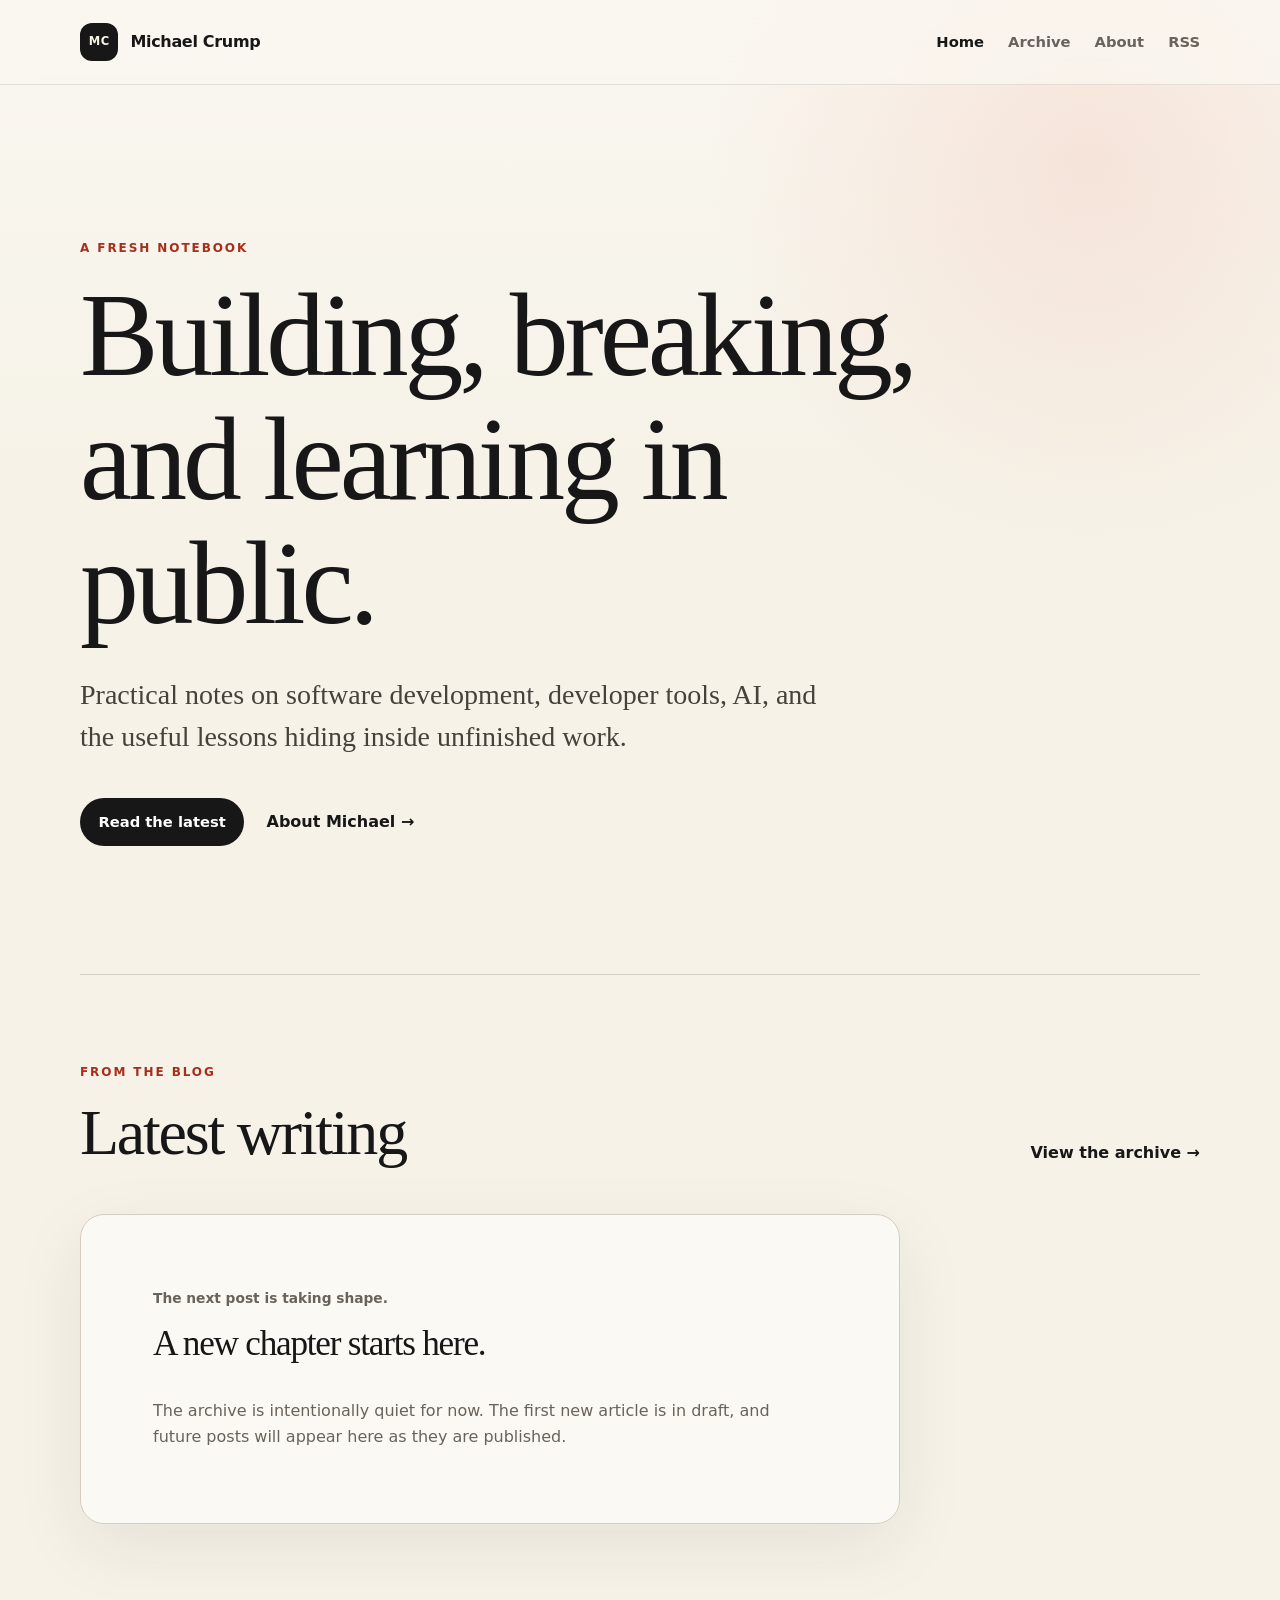
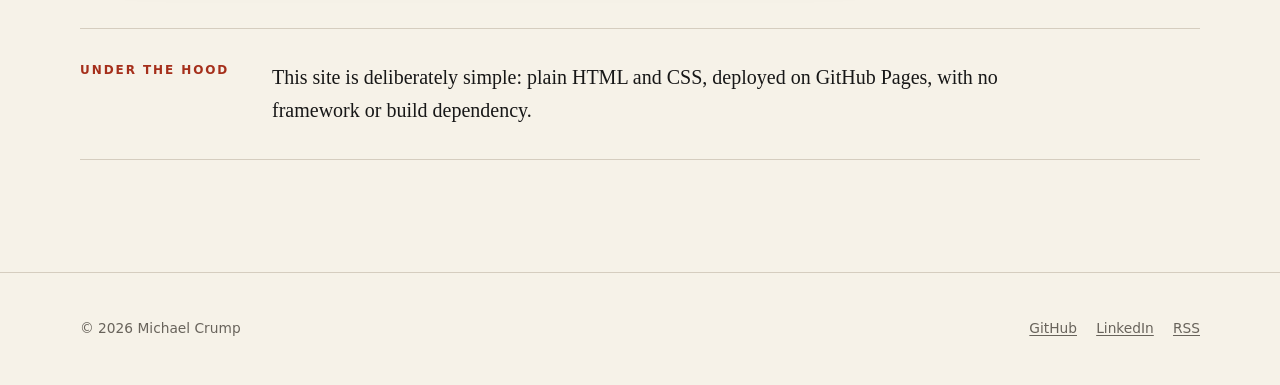
<file: index.html>
<!doctype html>
<html lang="en">
<head>
  <meta charset="utf-8">
  <meta name="viewport" content="width=device-width, initial-scale=1">
  <title>Michael Crump — Software, tools, and lessons learned</title>
  <meta name="description" content="Michael Crump writes about software development, developer tools, AI, and lessons learned while building things.">
  <link rel="canonical" href="https://www.michaelcrump.net/">
  <link rel="alternate" type="application/atom+xml" title="Michael Crump" href="feed.xml">
  <link rel="icon" href="assets/favicon.svg" type="image/svg+xml">
  <link rel="stylesheet" href="assets/css/site.css">
</head>
<body>
  <a class="skip-link" href="#content">Skip to content</a>
  <header class="site-header">
    <div class="shell header-inner">
      <a class="brand" href="./" aria-label="Michael Crump home"><span class="brand-mark" aria-hidden="true">MC</span><span>Michael Crump</span></a>
      <nav aria-label="Primary navigation">
        <a aria-current="page" href="./">Home</a>
        <a href="archive.html">Archive</a>
        <a href="about.html">About</a>
        <a href="feed.xml">RSS</a>
      </nav>
    </div>
  </header>

  <main id="content">
    <section class="hero shell">
      <p class="eyebrow">A fresh notebook</p>
      <h1>Building, breaking, and learning in public.</h1>
      <p class="hero-copy">Practical notes on software development, developer tools, AI, and the useful lessons hiding inside unfinished work.</p>
      <div class="hero-actions">
        <a class="button" href="#latest">Read the latest</a>
        <a class="text-link" href="about.html">About Michael <span aria-hidden="true">→</span></a>
      </div>
    </section>

    <section class="shell writing-section" id="latest" aria-labelledby="latest-title">
      <div class="section-heading">
        <div>
          <p class="eyebrow">From the blog</p>
          <h2 id="latest-title">Latest writing</h2>
        </div>
        <a class="text-link" href="archive.html">View the archive <span aria-hidden="true">→</span></a>
      </div>

      <div class="empty-state">
        <p class="empty-kicker">The next post is taking shape.</p>
        <h3>A new chapter starts here.</h3>
        <p>The archive is intentionally quiet for now. The first new article is in draft, and future posts will appear here as they are published.</p>
      </div>
    </section>

    <aside class="shell note-card" aria-label="Site note">
      <p class="eyebrow">Under the hood</p>
      <p>This site is deliberately simple: plain HTML and CSS, deployed on GitHub Pages, with no framework or build dependency.</p>
    </aside>
  </main>

  <footer class="site-footer">
    <div class="shell footer-inner">
      <p>© 2026 Michael Crump</p>
      <div class="footer-links">
        <a href="https://github.com/mbcrump">GitHub</a>
        <a href="https://www.linkedin.com/in/mbcrump">LinkedIn</a>
        <a href="feed.xml">RSS</a>
      </div>
    </div>
  </footer>
</body>
</html>
</file>
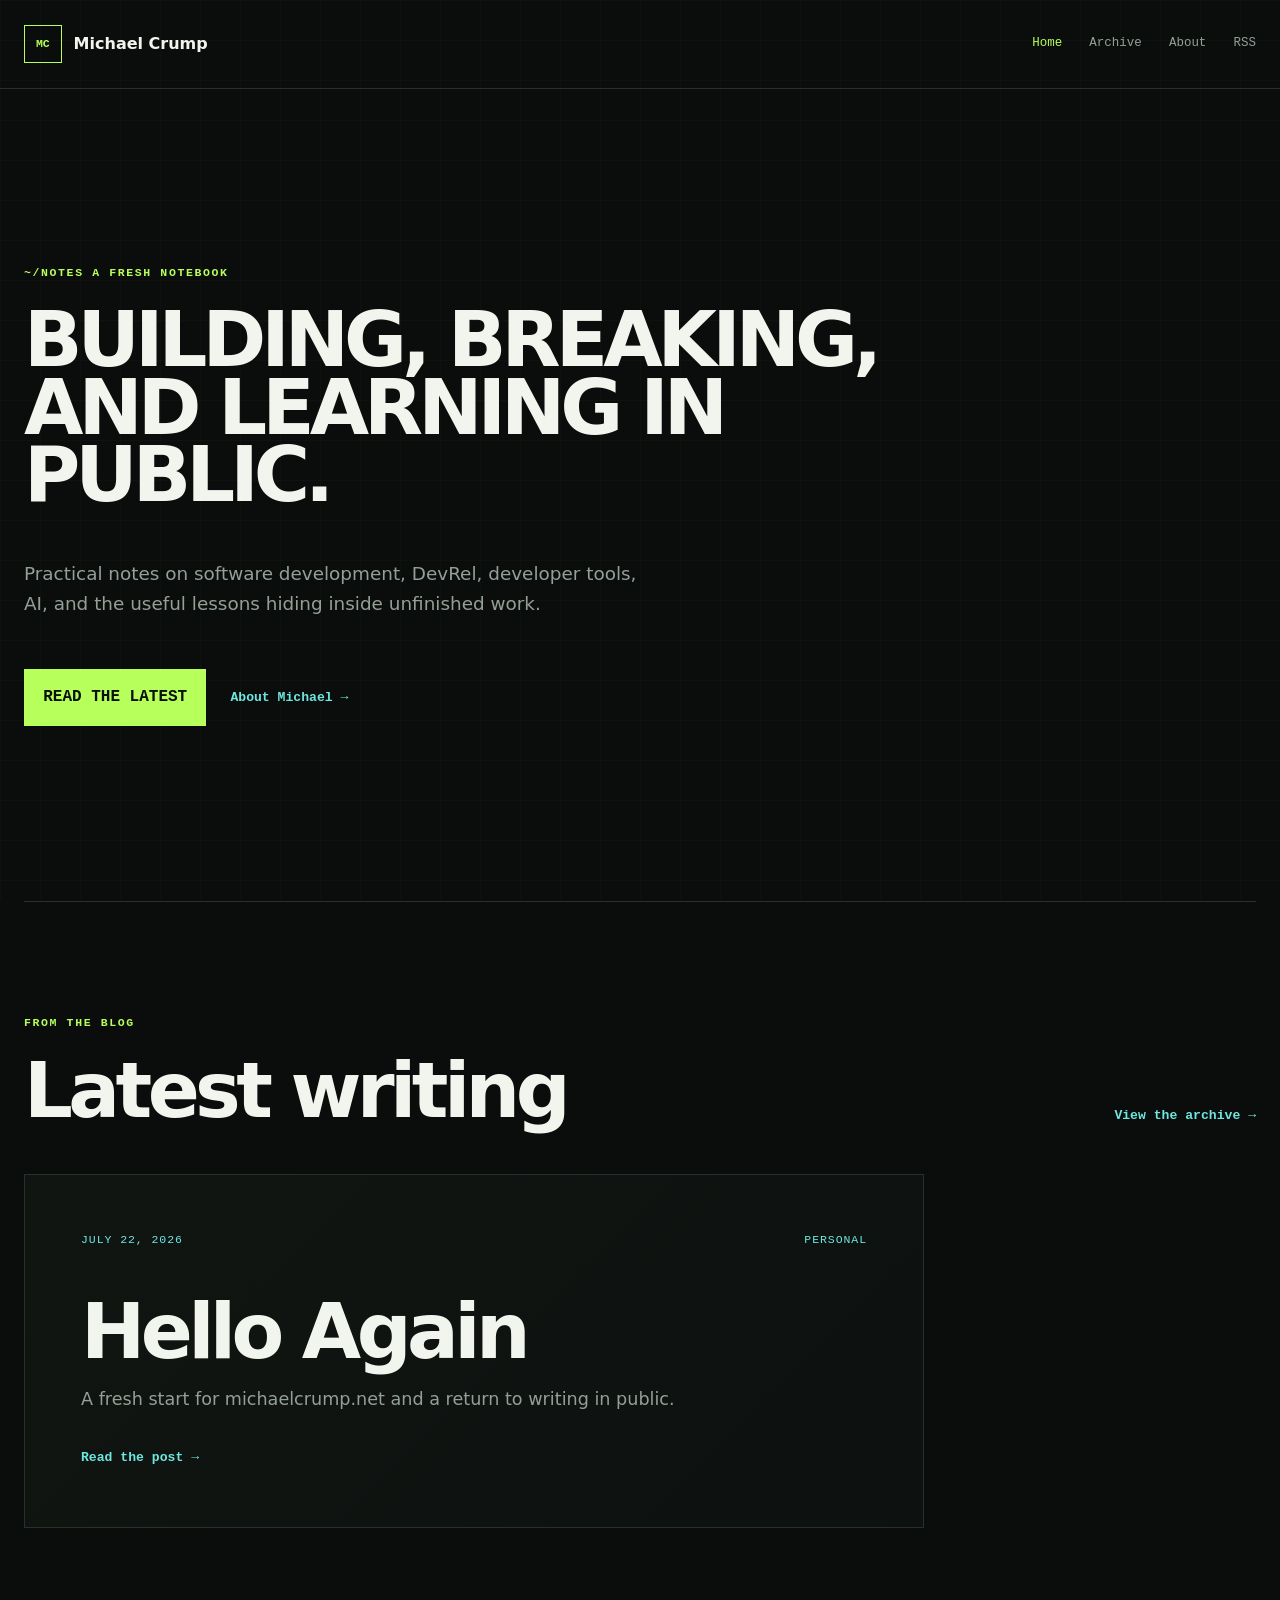
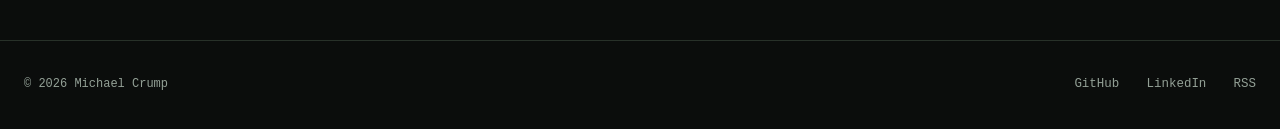
<file: public/index.html>
<!doctype html>
<html lang="en">
<head>
  <meta charset="utf-8">
  <meta name="viewport" content="width=device-width, initial-scale=1">
  <title>Michael Crump — Software, tools, and lessons learned</title>
  <meta name="description" content="Michael Crump writes about software development, Developer Relations, developer tools, AI, and lessons learned while building things.">
  <link rel="canonical" href="https://www.michaelcrump.net/">
  <link rel="alternate" type="application/atom+xml" title="Michael Crump" href="feed.xml">
  <link rel="icon" href="assets/favicon.svg?v=20260722-1" type="image/svg+xml">
  <link rel="stylesheet" href="assets/css/site.css?v=20260722-5">
  <script async src="https://www.googletagmanager.com/gtag/js?id=G-Z05L3LVJVZ"></script>
  <script>
    window.dataLayer = window.dataLayer || [];
    function gtag(){dataLayer.push(arguments);}
    gtag('js', new Date());
    gtag('config', 'G-Z05L3LVJVZ');
  </script>
</head>
<body>
  <a class="skip-link" href="#content">Skip to content</a>
  <header class="site-header">
    <div class="shell header-inner">
      <a class="brand" href="./" aria-label="Michael Crump home"><span class="brand-mark" aria-hidden="true">MC</span><span>Michael Crump</span></a>
      <nav aria-label="Primary navigation">
        <a aria-current="page" href="./">Home</a>
        <a href="archive.html">Archive</a>
        <a href="about.html">About</a>
        <a href="feed.xml">RSS</a>
      </nav>
    </div>
  </header>

  <main id="content">
    <section class="hero shell">
      <p class="eyebrow">A fresh notebook</p>
      <h1>Building, breaking, and learning in public.</h1>
      <p class="hero-copy">Practical notes on software development, DevRel, developer tools, AI, and the useful lessons hiding inside unfinished work.</p>
      <div class="hero-actions">
        <a class="button" href="#latest">Read the latest</a>
        <a class="text-link" href="about.html">About Michael <span aria-hidden="true">→</span></a>
      </div>
    </section>

    <section class="shell writing-section" id="latest" aria-labelledby="latest-title">
      <div class="section-heading">
        <div>
          <p class="eyebrow">From the blog</p>
          <h2 id="latest-title">Latest writing</h2>
        </div>
        <a class="text-link" href="archive.html">View the archive <span aria-hidden="true">→</span></a>
      </div>

      <div class="post-list">
        <article class="post-card">
          <div class="post-card-meta"><time datetime="2026-07-22">July 22, 2026</time><span>Personal</span></div>
          <h3><a href="posts/hello-again/">Hello Again</a></h3>
          <p>A fresh start for michaelcrump.net and a return to writing in public.</p>
          <a class="text-link" href="posts/hello-again/">Read the post <span aria-hidden="true">→</span></a>
        </article>
      </div>
    </section>

  </main>

  <footer class="site-footer">
    <div class="shell footer-inner">
      <p>© 2026 Michael Crump</p>
      <div class="footer-links">
        <a href="https://github.com/mbcrump">GitHub</a>
        <a href="https://www.linkedin.com/in/mbcrump">LinkedIn</a>
        <a href="feed.xml">RSS</a>
      </div>
    </div>
  </footer>
</body>
</html>
</file>
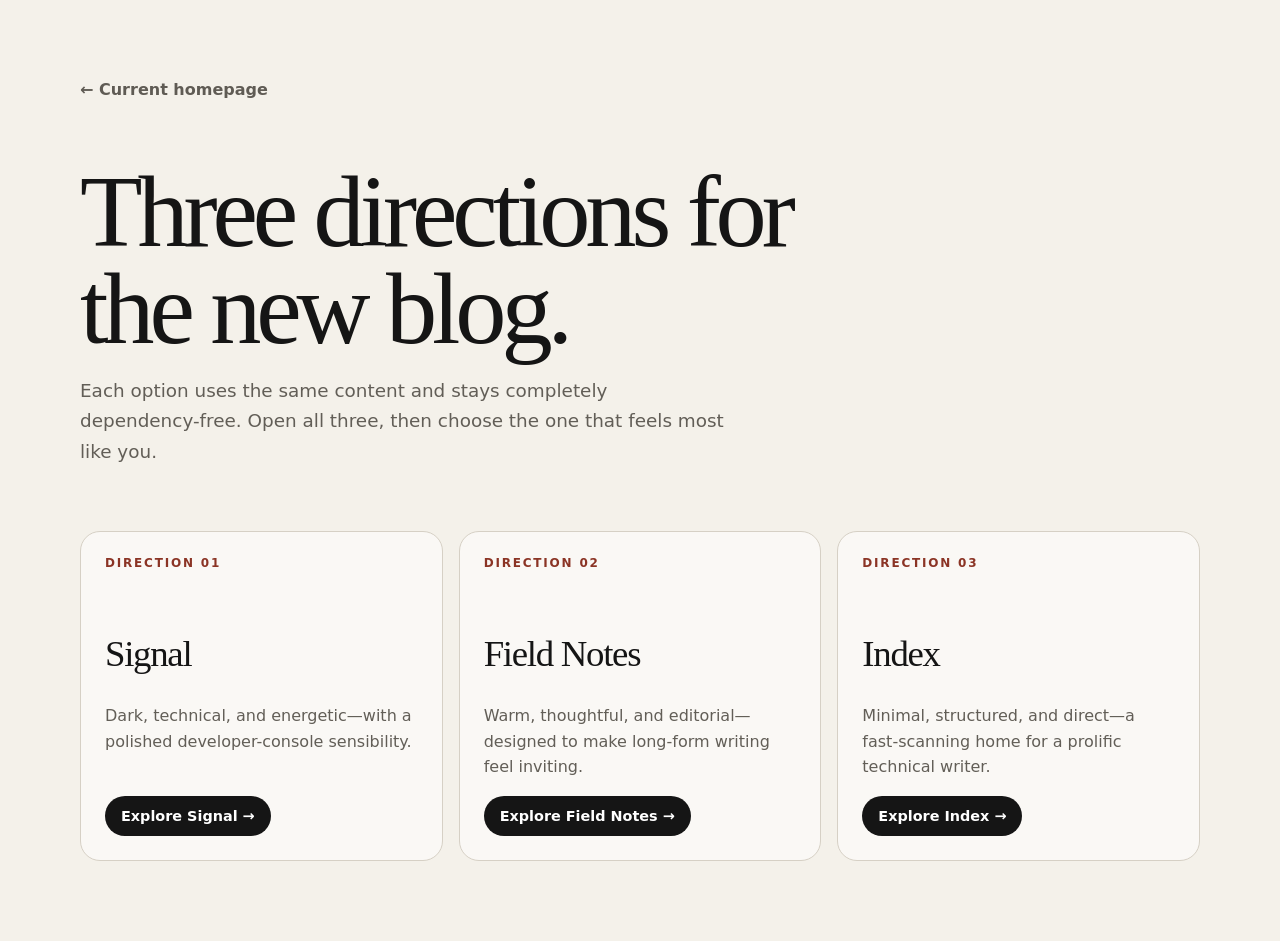
<file: public/designs/index.html>
<!doctype html>
<html lang="en">
<head>
  <meta charset="utf-8">
  <meta name="viewport" content="width=device-width, initial-scale=1">
  <meta name="robots" content="noindex, nofollow">
  <title>Choose a direction — Michael Crump</title>
  <style>
    * { box-sizing: border-box; }
    body { margin: 0; color: #151515; background: #f4f1ea; font-family: ui-sans-serif, system-ui, sans-serif; }
    main { width: min(1120px, calc(100% - 2rem)); margin: auto; padding: 5rem 0; }
    .back { color: #5f5b54; font-weight: 700; text-decoration: none; }
    h1 { max-width: 780px; margin: 4rem 0 1rem; font-family: Georgia, serif; font-size: clamp(3rem, 8vw, 6.5rem); font-weight: 500; letter-spacing: -.05em; line-height: .95; }
    .intro { max-width: 650px; margin-bottom: 4rem; color: #625e57; font-size: 1.15rem; line-height: 1.65; }
    .grid { display: grid; grid-template-columns: repeat(3, 1fr); gap: 1rem; }
    article { display: flex; min-height: 330px; padding: 1.5rem; border: 1px solid #d6d0c5; border-radius: 1.25rem; flex-direction: column; background: rgba(255,255,255,.55); }
    .number { color: #8b3425; font-size: .75rem; font-weight: 800; letter-spacing: .15em; text-transform: uppercase; }
    h2 { margin: auto 0 .75rem; font-family: Georgia, serif; font-size: 2.3rem; font-weight: 500; letter-spacing: -.035em; }
    article p { min-height: 4.8rem; color: #625e57; line-height: 1.6; }
    .view { display: inline-flex; align-self: flex-start; padding: .75rem 1rem; border-radius: 99px; color: white; background: #151515; font-size: .9rem; font-weight: 750; text-decoration: none; }
    @media (max-width: 780px) { .grid { grid-template-columns: 1fr; } article { min-height: 270px; } }
  </style>
  <script async src="https://www.googletagmanager.com/gtag/js?id=G-Z05L3LVJVZ"></script>
  <script>
    window.dataLayer = window.dataLayer || [];
    function gtag(){dataLayer.push(arguments);}
    gtag('js', new Date());
    gtag('config', 'G-Z05L3LVJVZ');
  </script>
</head>
<body>
  <main>
    <a class="back" href="../">← Current homepage</a>
    <h1>Three directions for the new blog.</h1>
    <p class="intro">Each option uses the same content and stays completely dependency-free. Open all three, then choose the one that feels most like you.</p>
    <div class="grid">
      <article>
        <span class="number">Direction 01</span>
        <h2>Signal</h2>
        <p>Dark, technical, and energetic—with a polished developer-console sensibility.</p>
        <a class="view" href="signal/">Explore Signal →</a>
      </article>
      <article>
        <span class="number">Direction 02</span>
        <h2>Field Notes</h2>
        <p>Warm, thoughtful, and editorial—designed to make long-form writing feel inviting.</p>
        <a class="view" href="field-notes/">Explore Field Notes →</a>
      </article>
      <article>
        <span class="number">Direction 03</span>
        <h2>Index</h2>
        <p>Minimal, structured, and direct—a fast-scanning home for a prolific technical writer.</p>
        <a class="view" href="index-card/">Explore Index →</a>
      </article>
    </div>
  </main>
</body>
</html>
</file>
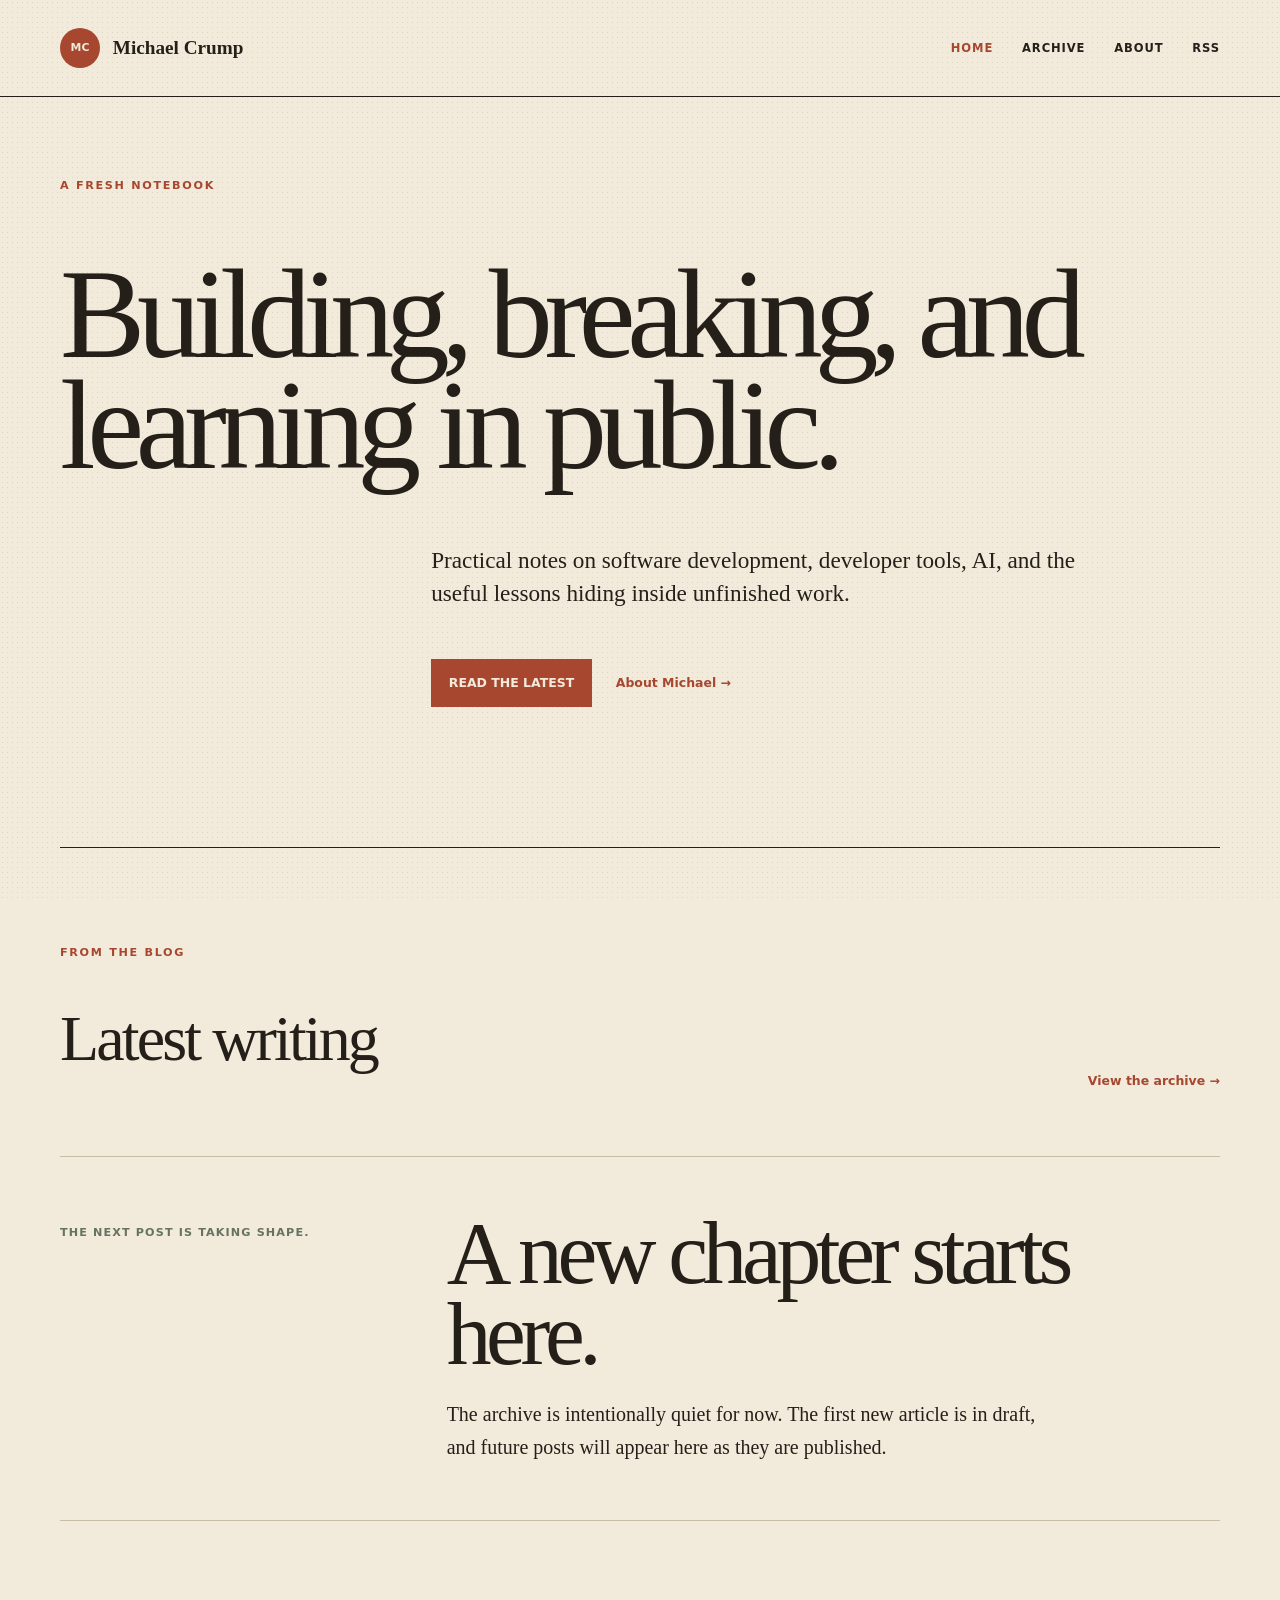
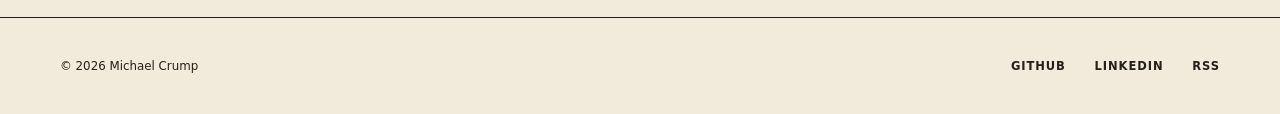
<file: public/designs/field-notes/index.html>
<!doctype html>
<html lang="en">
<head>
  <meta charset="utf-8">
  <meta name="viewport" content="width=device-width, initial-scale=1">
  <meta name="robots" content="noindex, nofollow">
  <title>Field Notes — Michael Crump design preview</title>
  <link rel="stylesheet" href="style.css?v=20260722-2">
  <script async src="https://www.googletagmanager.com/gtag/js?id=G-Z05L3LVJVZ"></script>
  <script>
    window.dataLayer = window.dataLayer || [];
    function gtag(){dataLayer.push(arguments);}
    gtag('js', new Date());
    gtag('config', 'G-Z05L3LVJVZ');
  </script>
</head>
<body>
  <a class="skip-link" href="#content">Skip to content</a>
  <header class="site-header">
    <div class="shell header-inner">
      <a class="brand" href="./" aria-label="Michael Crump design preview home"><span class="brand-mark" aria-hidden="true">MC</span><span>Michael Crump</span></a>
      <nav aria-label="Primary navigation">
        <a aria-current="page" href="./">Home</a>
        <a href="../../archive.html">Archive</a>
        <a href="../../about.html">About</a>
        <a href="../../feed.xml">RSS</a>
      </nav>
    </div>
  </header>

  <main id="content">
    <section class="hero shell">
      <p class="eyebrow">A fresh notebook</p>
      <h1>Building, breaking, and learning in public.</h1>
      <p class="hero-copy">Practical notes on software development, developer tools, AI, and the useful lessons hiding inside unfinished work.</p>
      <div class="hero-actions">
        <a class="button" href="#latest">Read the latest</a>
        <a class="text-link" href="../../about.html">About Michael <span aria-hidden="true">→</span></a>
      </div>
    </section>

    <section class="shell writing-section" id="latest" aria-labelledby="latest-title">
      <div class="section-heading">
        <div>
          <p class="eyebrow">From the blog</p>
          <h2 id="latest-title">Latest writing</h2>
        </div>
        <a class="text-link" href="../../archive.html">View the archive <span aria-hidden="true">→</span></a>
      </div>

      <div class="empty-state">
        <p class="empty-kicker">The next post is taking shape.</p>
        <h3>A new chapter starts here.</h3>
        <p>The archive is intentionally quiet for now. The first new article is in draft, and future posts will appear here as they are published.</p>
      </div>
    </section>

  </main>

  <footer class="site-footer">
    <div class="shell footer-inner">
      <p>© 2026 Michael Crump</p>
      <div class="footer-links">
        <a href="https://github.com/mbcrump">GitHub</a>
        <a href="https://www.linkedin.com/in/mbcrump">LinkedIn</a>
        <a href="../../feed.xml">RSS</a>
      </div>
    </div>
  </footer>
</body>
</html>
</file>
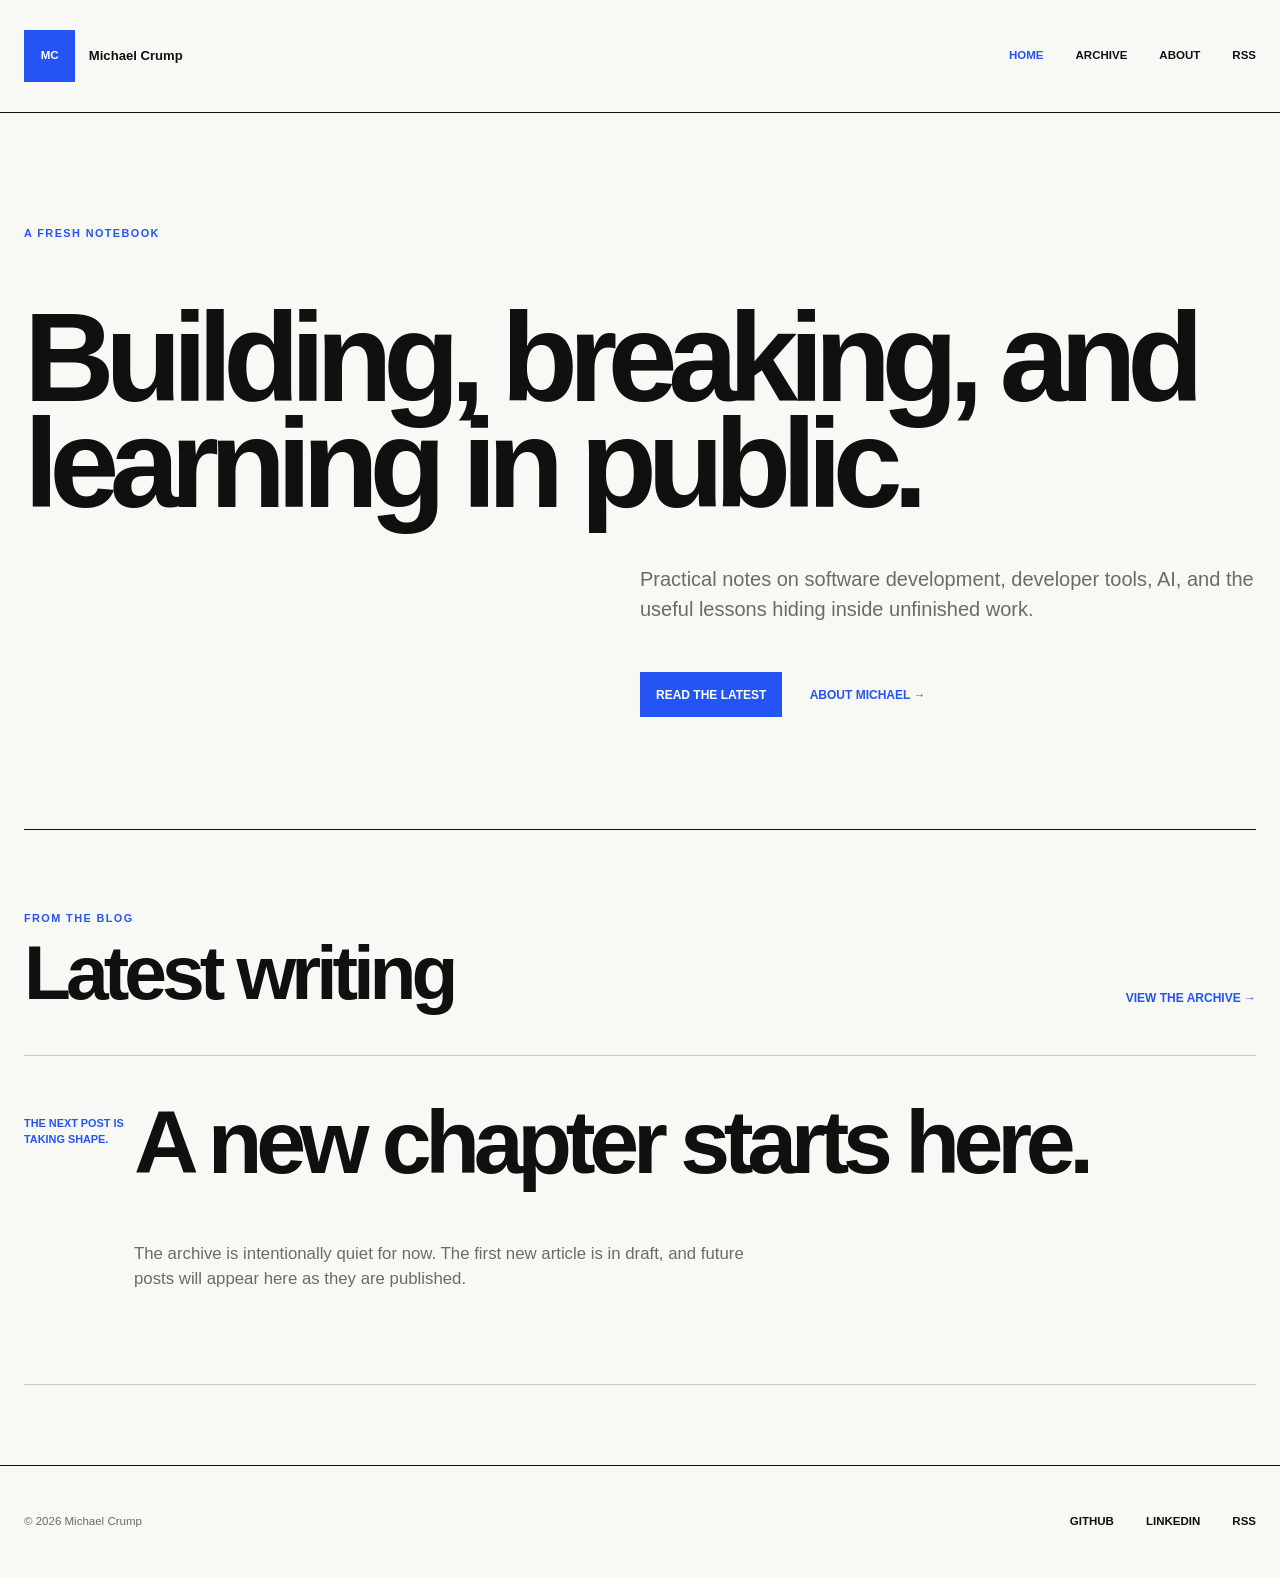
<file: public/designs/index-card/index.html>
<!doctype html>
<html lang="en">
<head>
  <meta charset="utf-8">
  <meta name="viewport" content="width=device-width, initial-scale=1">
  <meta name="robots" content="noindex, nofollow">
  <title>Index — Michael Crump design preview</title>
  <link rel="stylesheet" href="style.css?v=20260722-2">
  <script async src="https://www.googletagmanager.com/gtag/js?id=G-Z05L3LVJVZ"></script>
  <script>
    window.dataLayer = window.dataLayer || [];
    function gtag(){dataLayer.push(arguments);}
    gtag('js', new Date());
    gtag('config', 'G-Z05L3LVJVZ');
  </script>
</head>
<body>
  <a class="skip-link" href="#content">Skip to content</a>
  <header class="site-header">
    <div class="shell header-inner">
      <a class="brand" href="./" aria-label="Michael Crump design preview home"><span class="brand-mark" aria-hidden="true">MC</span><span>Michael Crump</span></a>
      <nav aria-label="Primary navigation">
        <a aria-current="page" href="./">Home</a>
        <a href="../../archive.html">Archive</a>
        <a href="../../about.html">About</a>
        <a href="../../feed.xml">RSS</a>
      </nav>
    </div>
  </header>

  <main id="content">
    <section class="hero shell">
      <p class="eyebrow">A fresh notebook</p>
      <h1>Building, breaking, and learning in public.</h1>
      <p class="hero-copy">Practical notes on software development, developer tools, AI, and the useful lessons hiding inside unfinished work.</p>
      <div class="hero-actions">
        <a class="button" href="#latest">Read the latest</a>
        <a class="text-link" href="../../about.html">About Michael <span aria-hidden="true">→</span></a>
      </div>
    </section>

    <section class="shell writing-section" id="latest" aria-labelledby="latest-title">
      <div class="section-heading">
        <div>
          <p class="eyebrow">From the blog</p>
          <h2 id="latest-title">Latest writing</h2>
        </div>
        <a class="text-link" href="../../archive.html">View the archive <span aria-hidden="true">→</span></a>
      </div>

      <div class="empty-state">
        <p class="empty-kicker">The next post is taking shape.</p>
        <h3>A new chapter starts here.</h3>
        <p>The archive is intentionally quiet for now. The first new article is in draft, and future posts will appear here as they are published.</p>
      </div>
    </section>

  </main>

  <footer class="site-footer">
    <div class="shell footer-inner">
      <p>© 2026 Michael Crump</p>
      <div class="footer-links">
        <a href="https://github.com/mbcrump">GitHub</a>
        <a href="https://www.linkedin.com/in/mbcrump">LinkedIn</a>
        <a href="../../feed.xml">RSS</a>
      </div>
    </div>
  </footer>
</body>
</html>
</file>
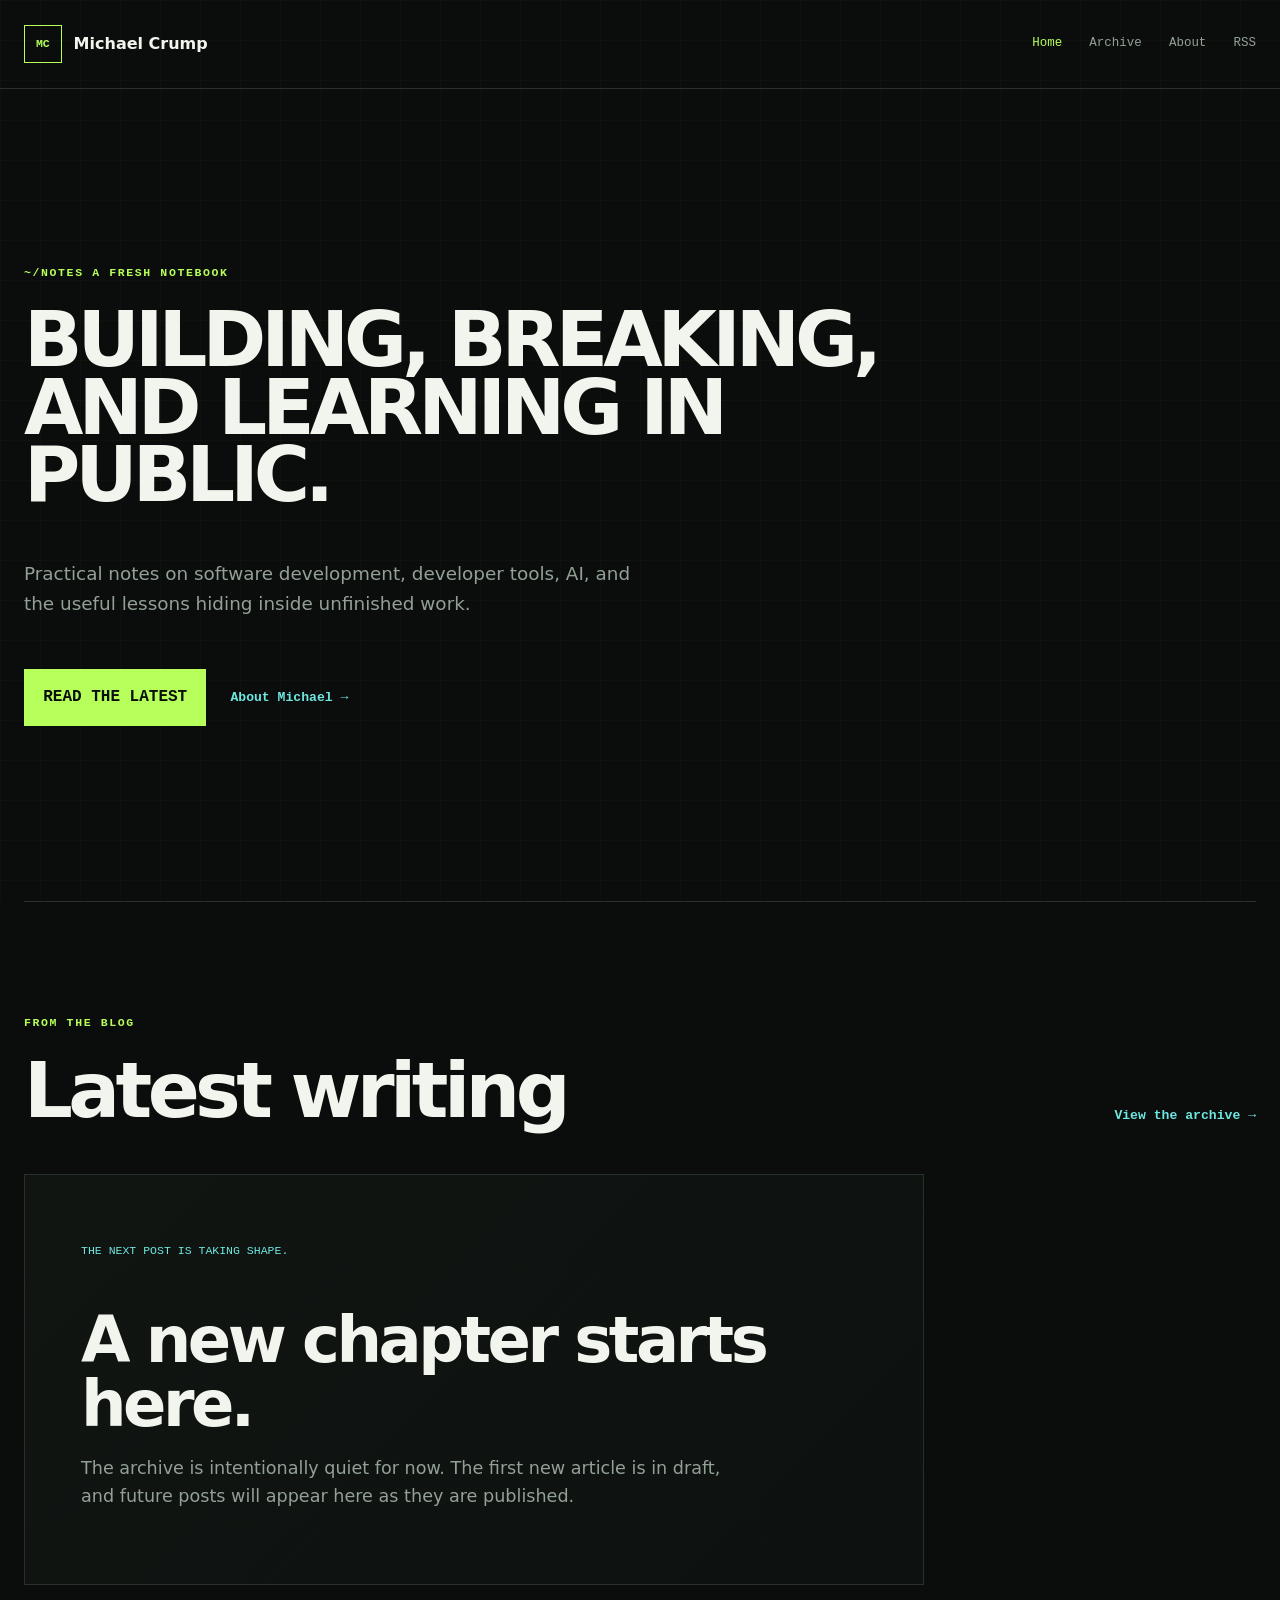
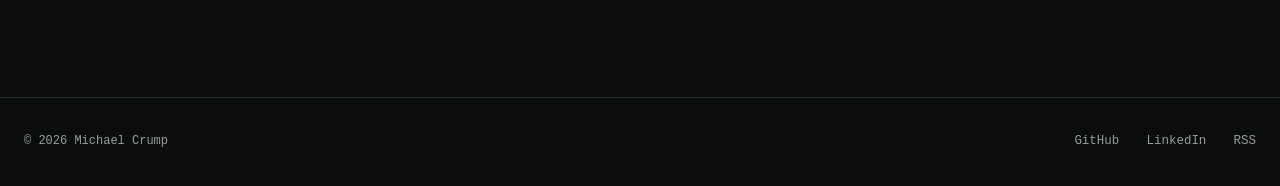
<file: public/designs/signal/index.html>
<!doctype html>
<html lang="en">
<head>
  <meta charset="utf-8">
  <meta name="viewport" content="width=device-width, initial-scale=1">
  <meta name="robots" content="noindex, nofollow">
  <title>Signal — Michael Crump design preview</title>
  <link rel="stylesheet" href="style.css?v=20260722-3">
  <script async src="https://www.googletagmanager.com/gtag/js?id=G-Z05L3LVJVZ"></script>
  <script>
    window.dataLayer = window.dataLayer || [];
    function gtag(){dataLayer.push(arguments);}
    gtag('js', new Date());
    gtag('config', 'G-Z05L3LVJVZ');
  </script>
</head>
<body>
  <a class="skip-link" href="#content">Skip to content</a>
  <header class="site-header">
    <div class="shell header-inner">
      <a class="brand" href="./" aria-label="Michael Crump design preview home"><span class="brand-mark" aria-hidden="true">MC</span><span>Michael Crump</span></a>
      <nav aria-label="Primary navigation">
        <a aria-current="page" href="./">Home</a>
        <a href="archive.html">Archive</a>
        <a href="about.html">About</a>
        <a href="feed.xml">RSS</a>
      </nav>
    </div>
  </header>

  <main id="content">
    <section class="hero shell">
      <p class="eyebrow">A fresh notebook</p>
      <h1>Building, breaking, and learning in public.</h1>
      <p class="hero-copy">Practical notes on software development, developer tools, AI, and the useful lessons hiding inside unfinished work.</p>
      <div class="hero-actions">
        <a class="button" href="#latest">Read the latest</a>
        <a class="text-link" href="about.html">About Michael <span aria-hidden="true">→</span></a>
      </div>
    </section>

    <section class="shell writing-section" id="latest" aria-labelledby="latest-title">
      <div class="section-heading">
        <div>
          <p class="eyebrow">From the blog</p>
          <h2 id="latest-title">Latest writing</h2>
        </div>
        <a class="text-link" href="archive.html">View the archive <span aria-hidden="true">→</span></a>
      </div>

      <div class="empty-state">
        <p class="empty-kicker">The next post is taking shape.</p>
        <h3>A new chapter starts here.</h3>
        <p>The archive is intentionally quiet for now. The first new article is in draft, and future posts will appear here as they are published.</p>
      </div>
    </section>

  </main>

  <footer class="site-footer">
    <div class="shell footer-inner">
      <p>© 2026 Michael Crump</p>
      <div class="footer-links">
        <a href="https://github.com/mbcrump">GitHub</a>
        <a href="https://www.linkedin.com/in/mbcrump">LinkedIn</a>
        <a href="feed.xml">RSS</a>
      </div>
    </div>
  </footer>
</body>
</html>
</file>
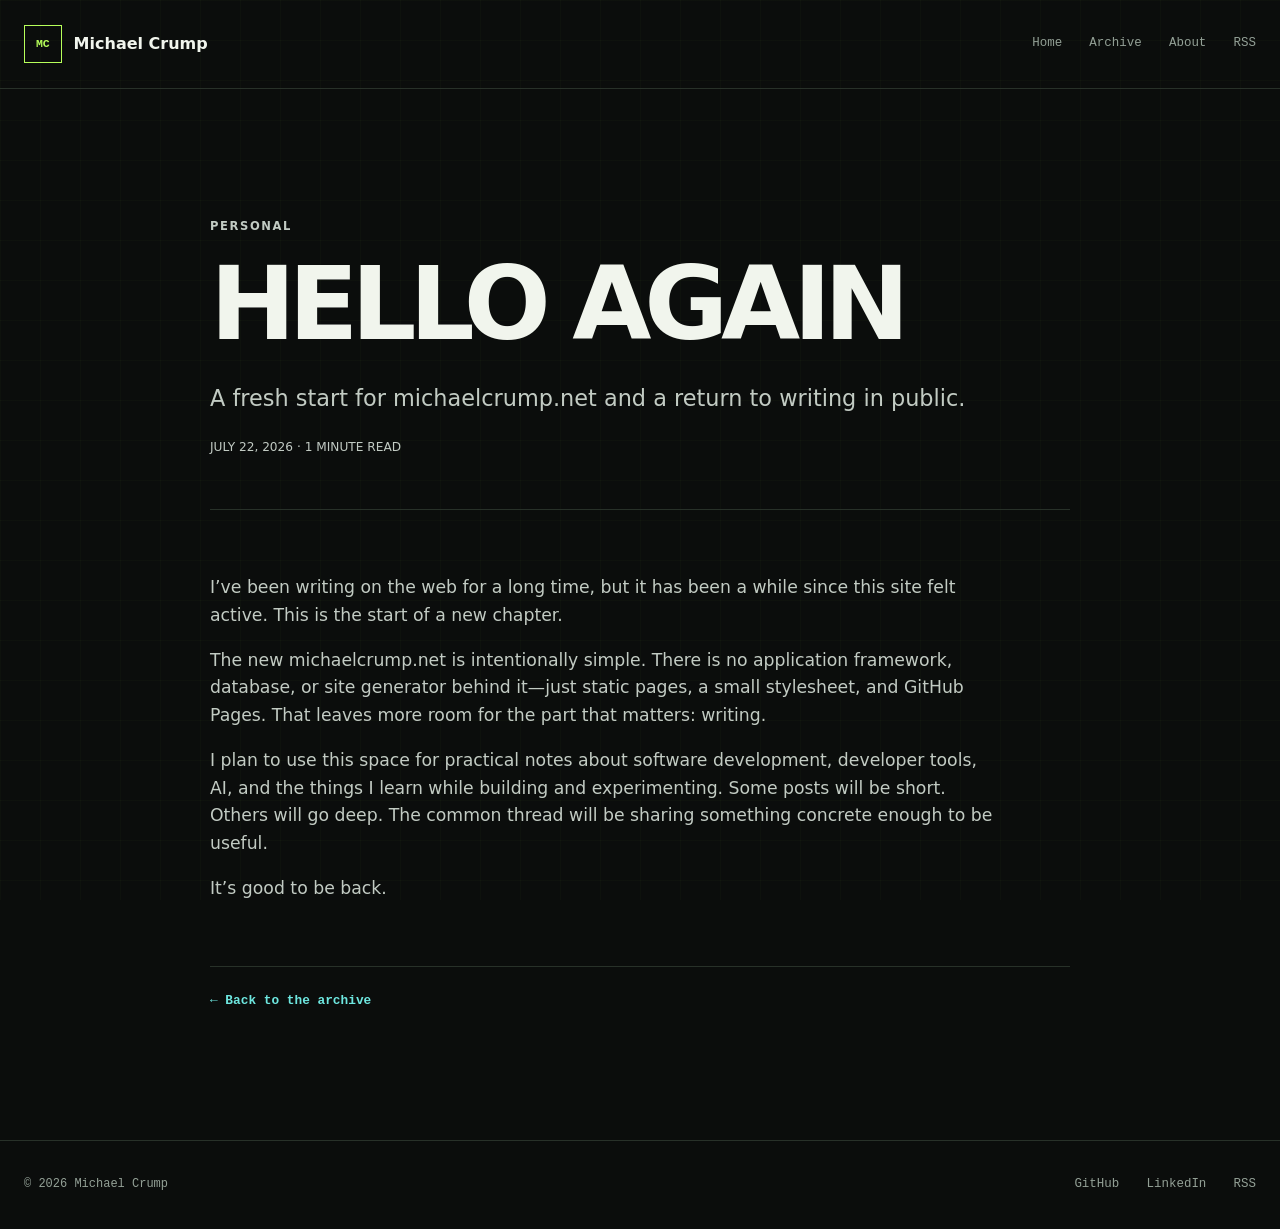
<file: public/posts/hello-again/index.html>
<!doctype html>
<html lang="en">
<head>
  <meta charset="utf-8">
  <meta name="viewport" content="width=device-width, initial-scale=1">
  <title>Hello Again — Michael Crump</title>
  <meta name="description" content="A fresh start for michaelcrump.net and a return to writing in public.">
  <link rel="canonical" href="https://www.michaelcrump.net/posts/hello-again/">
  <link rel="alternate" type="application/atom+xml" title="Michael Crump" href="../../feed.xml">
  <link rel="icon" href="../../assets/favicon.svg?v=20260722-1" type="image/svg+xml">
  <link rel="stylesheet" href="../../assets/css/site.css?v=20260722-5">
  <script async src="https://www.googletagmanager.com/gtag/js?id=G-Z05L3LVJVZ"></script>
  <script>
    window.dataLayer = window.dataLayer || [];
    function gtag(){dataLayer.push(arguments);}
    gtag('js', new Date());
    gtag('config', 'G-Z05L3LVJVZ');
  </script>
</head>
<body>
  <a class="skip-link" href="#content">Skip to content</a>
  <header class="site-header">
    <div class="shell header-inner">
      <a class="brand" href="../../" aria-label="Michael Crump home"><span class="brand-mark" aria-hidden="true">MC</span><span>Michael Crump</span></a>
      <nav aria-label="Primary navigation"><a href="../../">Home</a><a href="../../archive.html">Archive</a><a href="../../about.html">About</a><a href="../../feed.xml">RSS</a></nav>
    </div>
  </header>

  <main id="content" class="shell post-shell">
    <article class="post prose">
      <header class="post-header">
        <p class="eyebrow">Personal</p>
        <h1>Hello Again</h1>
        <p class="post-summary">A fresh start for michaelcrump.net and a return to writing in public.</p>
        <p class="post-meta"><time datetime="2026-07-22">July 22, 2026</time> <span aria-hidden="true">·</span> 1 minute read</p>
      </header>
      <p>I’ve been writing on the web for a long time, but it has been a while since this site felt active. This is the start of a new chapter.</p>
      <p>The new michaelcrump.net is intentionally simple. There is no application framework, database, or site generator behind it—just static pages, a small stylesheet, and GitHub Pages. That leaves more room for the part that matters: writing.</p>
      <p>I plan to use this space for practical notes about software development, developer tools, AI, and the things I learn while building and experimenting. Some posts will be short. Others will go deep. The common thread will be sharing something concrete enough to be useful.</p>
      <p>It’s good to be back.</p>
    </article>
    <nav class="post-nav" aria-label="Post navigation"><a href="../../archive.html">← Back to the archive</a></nav>
  </main>

  <footer class="site-footer">
    <div class="shell footer-inner"><p>© 2026 Michael Crump</p><div class="footer-links"><a href="https://github.com/mbcrump">GitHub</a><a href="https://www.linkedin.com/in/mbcrump">LinkedIn</a><a href="../../feed.xml">RSS</a></div></div>
  </footer>
</body>
</html>
</file>
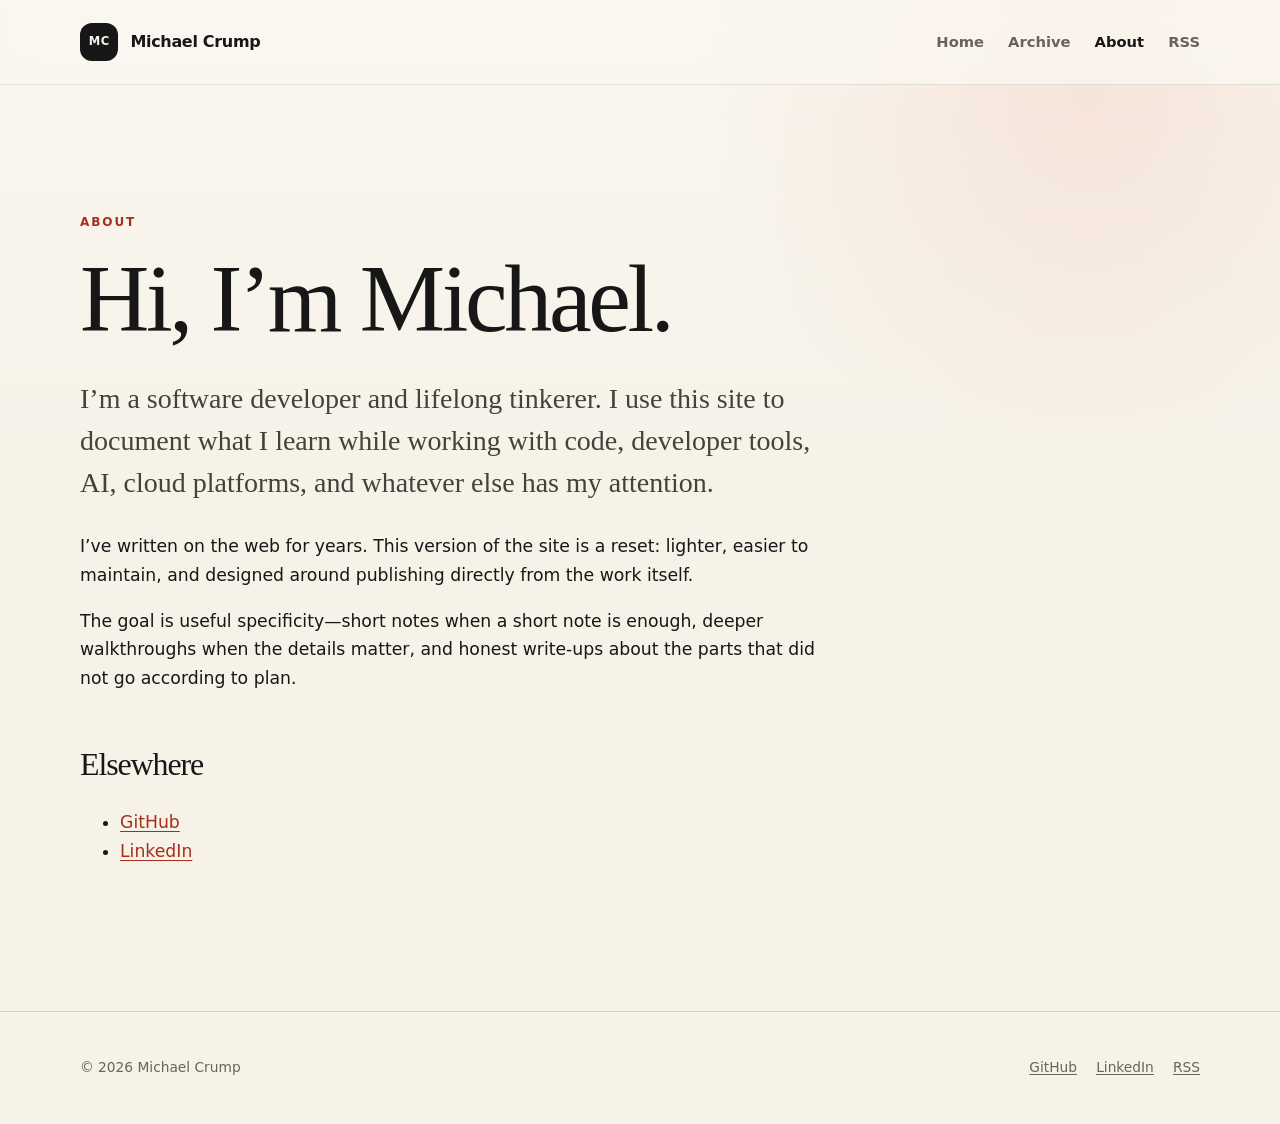
<file: about.html>
<!doctype html>
<html lang="en">
<head>
  <meta charset="utf-8">
  <meta name="viewport" content="width=device-width, initial-scale=1">
  <title>About — Michael Crump</title>
  <meta name="description" content="About Michael Crump and this independent software-development blog.">
  <link rel="canonical" href="https://www.michaelcrump.net/about.html">
  <link rel="alternate" type="application/atom+xml" title="Michael Crump" href="feed.xml">
  <link rel="icon" href="assets/favicon.svg" type="image/svg+xml">
  <link rel="stylesheet" href="assets/css/site.css">
</head>
<body>
  <a class="skip-link" href="#content">Skip to content</a>
  <header class="site-header">
    <div class="shell header-inner">
      <a class="brand" href="./" aria-label="Michael Crump home"><span class="brand-mark" aria-hidden="true">MC</span><span>Michael Crump</span></a>
      <nav aria-label="Primary navigation">
        <a href="./">Home</a>
        <a href="archive.html">Archive</a>
        <a aria-current="page" href="about.html">About</a>
        <a href="feed.xml">RSS</a>
      </nav>
    </div>
  </header>

  <main id="content" class="shell page-grid">
    <article class="prose">
      <p class="eyebrow">About</p>
      <h1>Hi, I’m Michael.</h1>
      <p class="lede">I’m a software developer and lifelong tinkerer. I use this site to document what I learn while working with code, developer tools, AI, cloud platforms, and whatever else has my attention.</p>
      <p>I’ve written on the web for years. This version of the site is a reset: lighter, easier to maintain, and designed around publishing directly from the work itself.</p>
      <p>The goal is useful specificity—short notes when a short note is enough, deeper walkthroughs when the details matter, and honest write-ups about the parts that did not go according to plan.</p>
      <h2>Elsewhere</h2>
      <ul>
        <li><a href="https://github.com/mbcrump">GitHub</a></li>
        <li><a href="https://www.linkedin.com/in/mbcrump">LinkedIn</a></li>
      </ul>
    </article>
  </main>

  <footer class="site-footer">
    <div class="shell footer-inner">
      <p>© 2026 Michael Crump</p>
      <div class="footer-links"><a href="https://github.com/mbcrump">GitHub</a><a href="https://www.linkedin.com/in/mbcrump">LinkedIn</a><a href="feed.xml">RSS</a></div>
    </div>
  </footer>
</body>
</html>
</file>
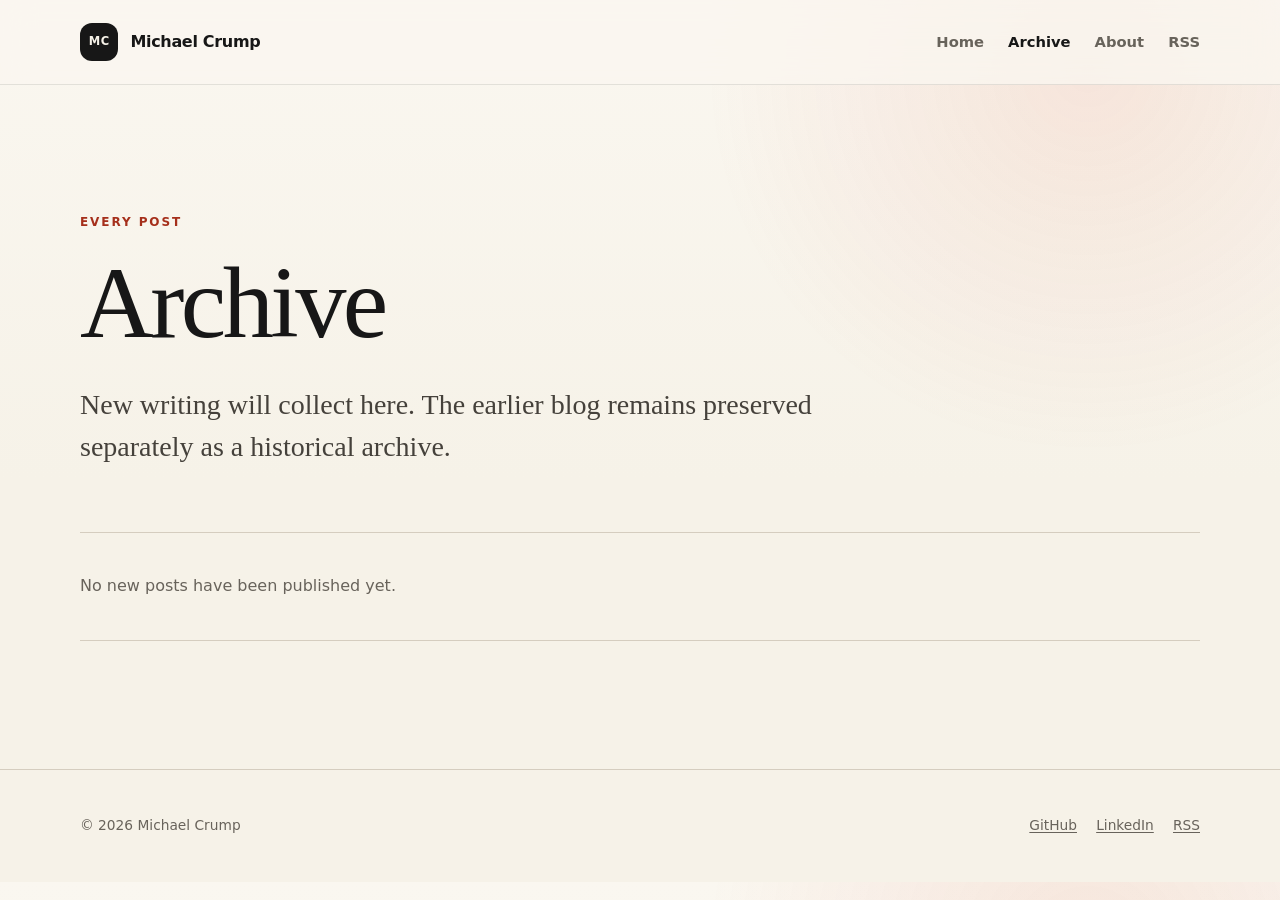
<file: archive.html>
<!doctype html>
<html lang="en">
<head>
  <meta charset="utf-8">
  <meta name="viewport" content="width=device-width, initial-scale=1">
  <title>Archive — Michael Crump</title>
  <meta name="description" content="An archive of Michael Crump's writing about software development, tools, and technology.">
  <link rel="canonical" href="https://www.michaelcrump.net/archive.html">
  <link rel="alternate" type="application/atom+xml" title="Michael Crump" href="feed.xml">
  <link rel="icon" href="assets/favicon.svg" type="image/svg+xml">
  <link rel="stylesheet" href="assets/css/site.css">
</head>
<body>
  <a class="skip-link" href="#content">Skip to content</a>
  <header class="site-header">
    <div class="shell header-inner">
      <a class="brand" href="./" aria-label="Michael Crump home"><span class="brand-mark" aria-hidden="true">MC</span><span>Michael Crump</span></a>
      <nav aria-label="Primary navigation">
        <a href="./">Home</a>
        <a aria-current="page" href="archive.html">Archive</a>
        <a href="about.html">About</a>
        <a href="feed.xml">RSS</a>
      </nav>
    </div>
  </header>

  <main id="content" class="shell archive-page">
    <p class="eyebrow">Every post</p>
    <h1>Archive</h1>
    <p class="lede">New writing will collect here. The earlier blog remains preserved separately as a historical archive.</p>
    <div class="archive-empty">
      <p>No new posts have been published yet.</p>
    </div>
  </main>

  <footer class="site-footer">
    <div class="shell footer-inner">
      <p>© 2026 Michael Crump</p>
      <div class="footer-links"><a href="https://github.com/mbcrump">GitHub</a><a href="https://www.linkedin.com/in/mbcrump">LinkedIn</a><a href="feed.xml">RSS</a></div>
    </div>
  </footer>
</body>
</html>
</file>
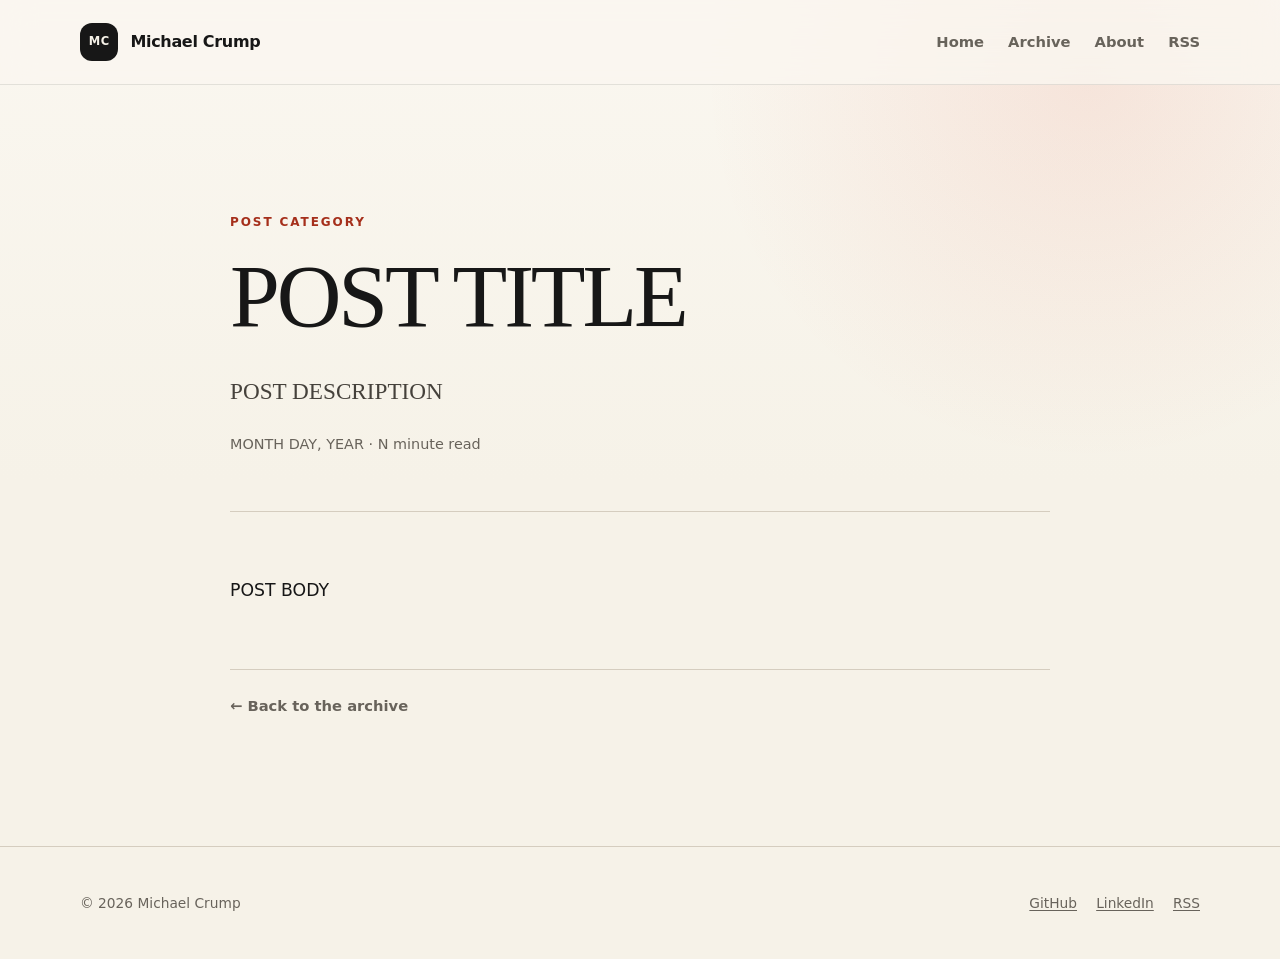
<file: post-template.html>
<!doctype html>
<html lang="en">
<head>
  <meta charset="utf-8">
  <meta name="viewport" content="width=device-width, initial-scale=1">
  <title>POST TITLE — Michael Crump</title>
  <meta name="description" content="POST DESCRIPTION">
  <meta name="robots" content="noindex">
  <link rel="canonical" href="https://www.michaelcrump.net/posts/POST-SLUG/">
  <link rel="alternate" type="application/atom+xml" title="Michael Crump" href="../../feed.xml">
  <link rel="icon" href="../../assets/favicon.svg" type="image/svg+xml">
  <link rel="stylesheet" href="../../assets/css/site.css">
</head>
<body>
  <a class="skip-link" href="#content">Skip to content</a>
  <header class="site-header">
    <div class="shell header-inner">
      <a class="brand" href="../../" aria-label="Michael Crump home"><span class="brand-mark" aria-hidden="true">MC</span><span>Michael Crump</span></a>
      <nav aria-label="Primary navigation"><a href="../../">Home</a><a href="../../archive.html">Archive</a><a href="../../about.html">About</a><a href="../../feed.xml">RSS</a></nav>
    </div>
  </header>

  <main id="content" class="shell post-shell">
    <article class="post prose">
      <header class="post-header">
        <p class="eyebrow">POST CATEGORY</p>
        <h1>POST TITLE</h1>
        <p class="post-summary">POST DESCRIPTION</p>
        <p class="post-meta"><time datetime="YYYY-MM-DD">MONTH DAY, YEAR</time> <span aria-hidden="true">·</span> N minute read</p>
      </header>
      <p>POST BODY</p>
    </article>
    <nav class="post-nav" aria-label="Post navigation"><a href="../../archive.html">← Back to the archive</a></nav>
  </main>

  <footer class="site-footer">
    <div class="shell footer-inner"><p>© 2026 Michael Crump</p><div class="footer-links"><a href="https://github.com/mbcrump">GitHub</a><a href="https://www.linkedin.com/in/mbcrump">LinkedIn</a><a href="../../feed.xml">RSS</a></div></div>
  </footer>
</body>
</html>
</file>
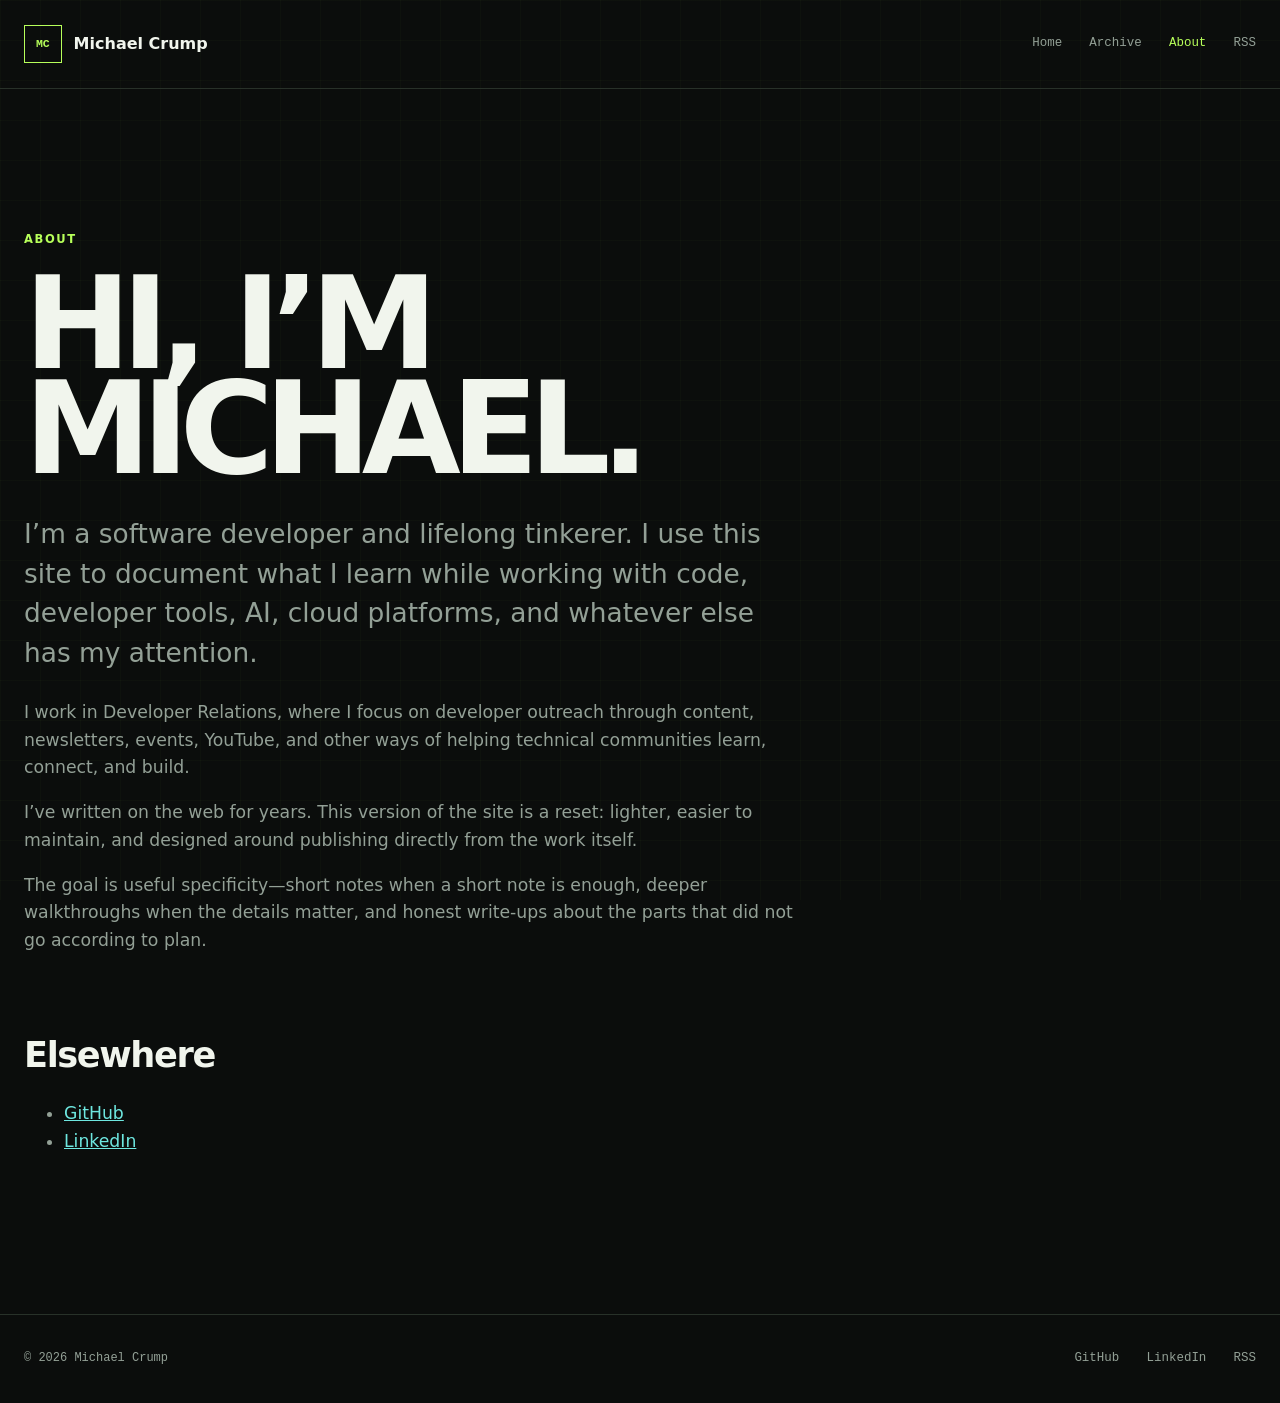
<file: public/about.html>
<!doctype html>
<html lang="en">
<head>
  <meta charset="utf-8">
  <meta name="viewport" content="width=device-width, initial-scale=1">
  <title>About — Michael Crump</title>
  <meta name="description" content="About Michael Crump, his work in Developer Relations, and this independent software-development blog.">
  <link rel="canonical" href="https://www.michaelcrump.net/about.html">
  <link rel="alternate" type="application/atom+xml" title="Michael Crump" href="feed.xml">
  <link rel="icon" href="assets/favicon.svg?v=20260722-1" type="image/svg+xml">
  <link rel="stylesheet" href="assets/css/site.css?v=20260722-5">
  <script async src="https://www.googletagmanager.com/gtag/js?id=G-Z05L3LVJVZ"></script>
  <script>
    window.dataLayer = window.dataLayer || [];
    function gtag(){dataLayer.push(arguments);}
    gtag('js', new Date());
    gtag('config', 'G-Z05L3LVJVZ');
  </script>
</head>
<body>
  <a class="skip-link" href="#content">Skip to content</a>
  <header class="site-header">
    <div class="shell header-inner">
      <a class="brand" href="./" aria-label="Michael Crump home"><span class="brand-mark" aria-hidden="true">MC</span><span>Michael Crump</span></a>
      <nav aria-label="Primary navigation">
        <a href="./">Home</a>
        <a href="archive.html">Archive</a>
        <a aria-current="page" href="about.html">About</a>
        <a href="feed.xml">RSS</a>
      </nav>
    </div>
  </header>

  <main id="content" class="shell page-grid">
    <article class="prose">
      <p class="eyebrow">About</p>
      <h1>Hi, I’m Michael.</h1>
      <p class="lede">I’m a software developer and lifelong tinkerer. I use this site to document what I learn while working with code, developer tools, AI, cloud platforms, and whatever else has my attention.</p>
      <p>I work in Developer Relations, where I focus on developer outreach through content, newsletters, events, YouTube, and other ways of helping technical communities learn, connect, and build.</p>
      <p>I’ve written on the web for years. This version of the site is a reset: lighter, easier to maintain, and designed around publishing directly from the work itself.</p>
      <p>The goal is useful specificity—short notes when a short note is enough, deeper walkthroughs when the details matter, and honest write-ups about the parts that did not go according to plan.</p>
      <h2>Elsewhere</h2>
      <ul>
        <li><a href="https://github.com/mbcrump">GitHub</a></li>
        <li><a href="https://www.linkedin.com/in/mbcrump">LinkedIn</a></li>
      </ul>
    </article>
  </main>

  <footer class="site-footer">
    <div class="shell footer-inner">
      <p>© 2026 Michael Crump</p>
      <div class="footer-links"><a href="https://github.com/mbcrump">GitHub</a><a href="https://www.linkedin.com/in/mbcrump">LinkedIn</a><a href="feed.xml">RSS</a></div>
    </div>
  </footer>
</body>
</html>
</file>
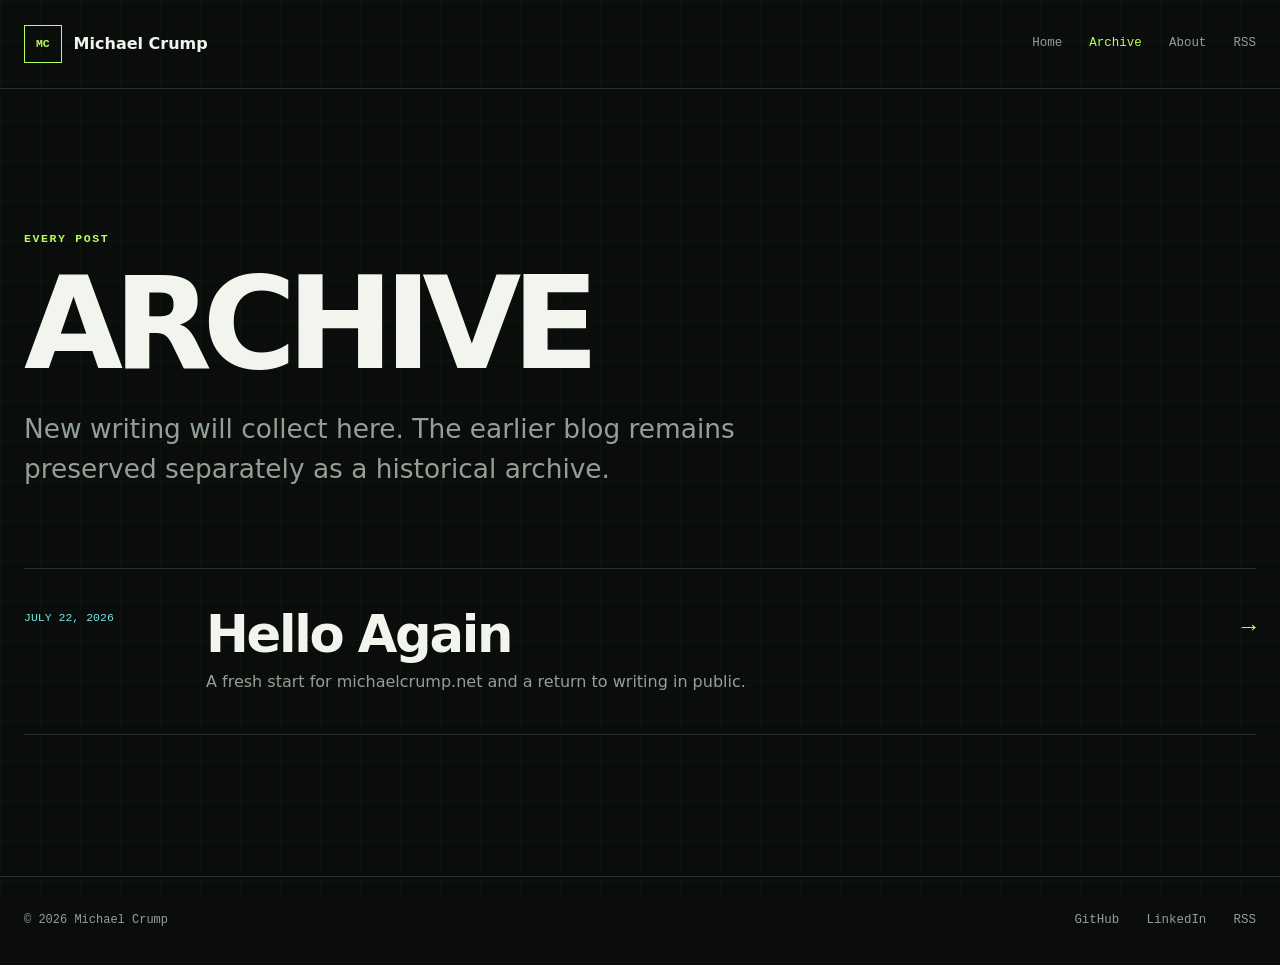
<file: public/archive.html>
<!doctype html>
<html lang="en">
<head>
  <meta charset="utf-8">
  <meta name="viewport" content="width=device-width, initial-scale=1">
  <title>Archive — Michael Crump</title>
  <meta name="description" content="An archive of Michael Crump's writing about software development, tools, and technology.">
  <link rel="canonical" href="https://www.michaelcrump.net/archive.html">
  <link rel="alternate" type="application/atom+xml" title="Michael Crump" href="feed.xml">
  <link rel="icon" href="assets/favicon.svg?v=20260722-1" type="image/svg+xml">
  <link rel="stylesheet" href="assets/css/site.css?v=20260722-5">
  <script async src="https://www.googletagmanager.com/gtag/js?id=G-Z05L3LVJVZ"></script>
  <script>
    window.dataLayer = window.dataLayer || [];
    function gtag(){dataLayer.push(arguments);}
    gtag('js', new Date());
    gtag('config', 'G-Z05L3LVJVZ');
  </script>
</head>
<body>
  <a class="skip-link" href="#content">Skip to content</a>
  <header class="site-header">
    <div class="shell header-inner">
      <a class="brand" href="./" aria-label="Michael Crump home"><span class="brand-mark" aria-hidden="true">MC</span><span>Michael Crump</span></a>
      <nav aria-label="Primary navigation">
        <a href="./">Home</a>
        <a aria-current="page" href="archive.html">Archive</a>
        <a href="about.html">About</a>
        <a href="feed.xml">RSS</a>
      </nav>
    </div>
  </header>

  <main id="content" class="shell archive-page">
    <p class="eyebrow">Every post</p>
    <h1>Archive</h1>
    <p class="lede">New writing will collect here. The earlier blog remains preserved separately as a historical archive.</p>
    <ol class="archive-list">
      <li>
        <time datetime="2026-07-22">July 22, 2026</time>
        <div><h2><a href="posts/hello-again/">Hello Again</a></h2><p>A fresh start for michaelcrump.net and a return to writing in public.</p></div>
        <a class="archive-arrow" href="posts/hello-again/" aria-label="Read Hello Again">→</a>
      </li>
    </ol>
  </main>

  <footer class="site-footer">
    <div class="shell footer-inner">
      <p>© 2026 Michael Crump</p>
      <div class="footer-links"><a href="https://github.com/mbcrump">GitHub</a><a href="https://www.linkedin.com/in/mbcrump">LinkedIn</a><a href="feed.xml">RSS</a></div>
    </div>
  </footer>
</body>
</html>
</file>
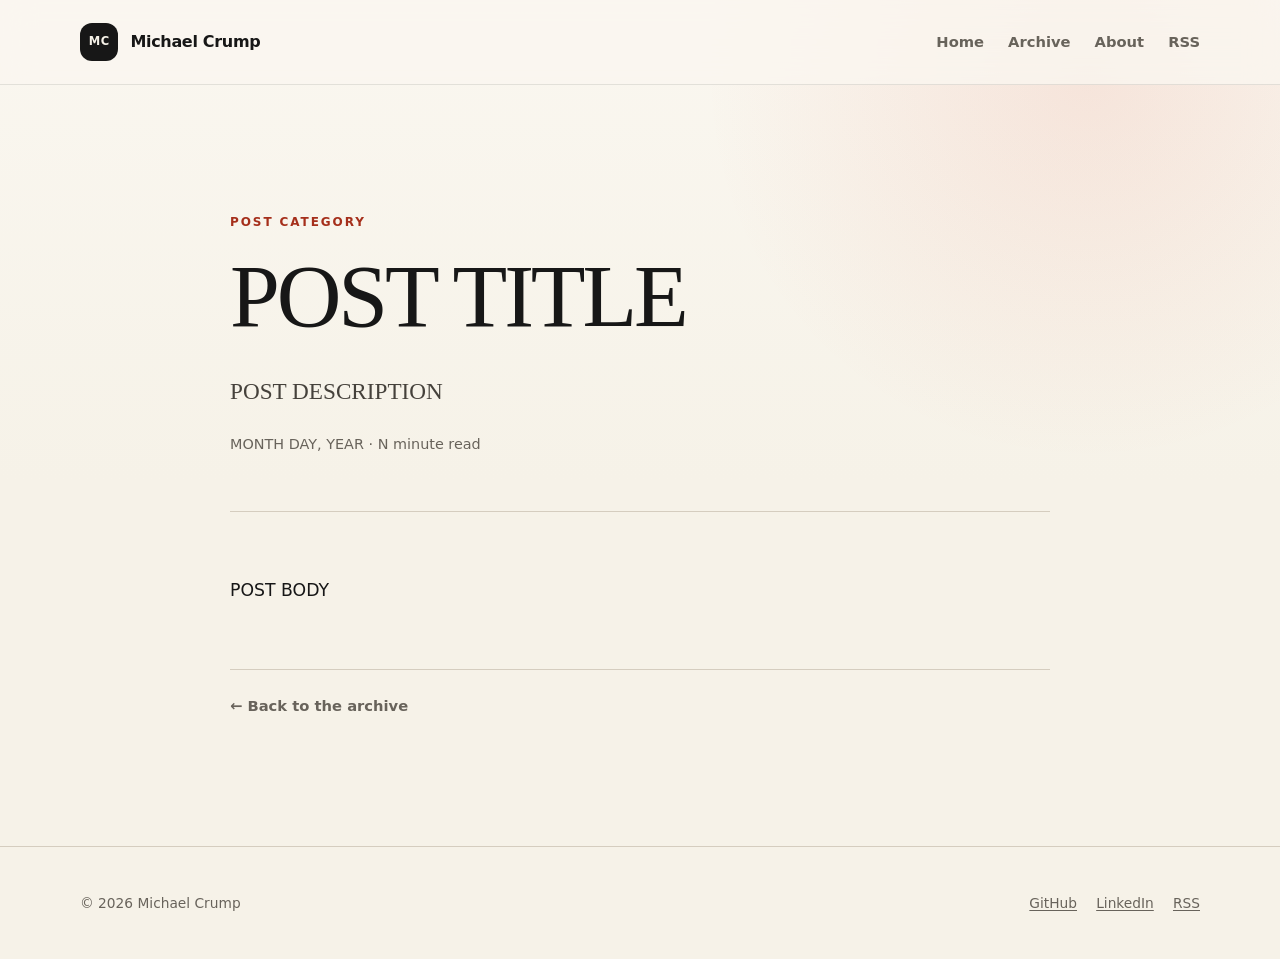
<file: templates/post.html>
<!doctype html>
<html lang="en">
<head>
  <meta charset="utf-8">
  <meta name="viewport" content="width=device-width, initial-scale=1">
  <title>POST TITLE — Michael Crump</title>
  <meta name="description" content="POST DESCRIPTION">
  <meta name="robots" content="noindex">
  <link rel="canonical" href="https://www.michaelcrump.net/posts/POST-SLUG/">
  <link rel="alternate" type="application/atom+xml" title="Michael Crump" href="../../feed.xml">
  <link rel="icon" href="../../assets/favicon.svg?v=20260722-1" type="image/svg+xml">
  <link rel="stylesheet" href="../../assets/css/site.css?v=20260722-5">
  <script async src="https://www.googletagmanager.com/gtag/js?id=G-Z05L3LVJVZ"></script>
  <script>
    window.dataLayer = window.dataLayer || [];
    function gtag(){dataLayer.push(arguments);}
    gtag('js', new Date());
    gtag('config', 'G-Z05L3LVJVZ');
  </script>
</head>
<body>
  <a class="skip-link" href="#content">Skip to content</a>
  <header class="site-header">
    <div class="shell header-inner">
      <a class="brand" href="../../" aria-label="Michael Crump home"><span class="brand-mark" aria-hidden="true">MC</span><span>Michael Crump</span></a>
      <nav aria-label="Primary navigation"><a href="../../">Home</a><a href="../../archive.html">Archive</a><a href="../../about.html">About</a><a href="../../feed.xml">RSS</a></nav>
    </div>
  </header>

  <main id="content" class="shell post-shell">
    <article class="post prose">
      <header class="post-header">
        <p class="eyebrow">POST CATEGORY</p>
        <h1>POST TITLE</h1>
        <p class="post-summary">POST DESCRIPTION</p>
        <p class="post-meta"><time datetime="YYYY-MM-DD">MONTH DAY, YEAR</time> <span aria-hidden="true">·</span> N minute read</p>
      </header>
      <p>POST BODY</p>
    </article>
    <nav class="post-nav" aria-label="Post navigation"><a href="../../archive.html">← Back to the archive</a></nav>
  </main>

  <footer class="site-footer">
    <div class="shell footer-inner"><p>© 2026 Michael Crump</p><div class="footer-links"><a href="https://github.com/mbcrump">GitHub</a><a href="https://www.linkedin.com/in/mbcrump">LinkedIn</a><a href="../../feed.xml">RSS</a></div></div>
  </footer>
</body>
</html>
</file>
<file: assets/css/site.css>
:root {
  --paper: #f6f2e8;
  --paper-deep: #ece5d7;
  --ink: #171717;
  --muted: #68635b;
  --line: #d5cdbf;
  --accent: #d9472b;
  --accent-dark: #a52f1b;
  --card: rgba(255, 255, 255, 0.48);
  --shadow: 0 22px 70px rgba(46, 37, 26, 0.08);
  --serif: Georgia, "Times New Roman", serif;
  --sans: Inter, ui-sans-serif, system-ui, -apple-system, BlinkMacSystemFont, "Segoe UI", sans-serif;
}

* { box-sizing: border-box; }

html { scroll-behavior: smooth; }

body {
  margin: 0;
  color: var(--ink);
  background:
    radial-gradient(circle at 85% 8%, rgba(217, 71, 43, 0.10), transparent 24rem),
    linear-gradient(180deg, #faf7f0 0, var(--paper) 30rem);
  font-family: var(--sans);
  line-height: 1.65;
  text-rendering: optimizeLegibility;
}

a { color: inherit; text-decoration-thickness: 0.08em; text-underline-offset: 0.18em; }
a:hover { color: var(--accent-dark); }

.skip-link {
  position: fixed;
  top: 0.75rem;
  left: 0.75rem;
  z-index: 10;
  padding: 0.65rem 0.9rem;
  color: white;
  background: var(--ink);
  transform: translateY(-160%);
}

.skip-link:focus { transform: translateY(0); }

.shell { width: min(1120px, calc(100% - 2.5rem)); margin-inline: auto; }

.site-header {
  border-bottom: 1px solid rgba(23, 23, 23, 0.10);
  background: rgba(250, 247, 240, 0.78);
  backdrop-filter: blur(16px);
}

.header-inner,
.footer-inner {
  display: flex;
  align-items: center;
  justify-content: space-between;
  gap: 2rem;
}

.header-inner { min-height: 5.25rem; }

.brand {
  display: inline-flex;
  align-items: center;
  gap: 0.75rem;
  font-weight: 760;
  letter-spacing: -0.02em;
  text-decoration: none;
}

.brand-mark {
  display: grid;
  width: 2.4rem;
  height: 2.4rem;
  place-items: center;
  border-radius: 0.75rem;
  color: var(--paper);
  background: var(--ink);
  font-size: 0.72rem;
  letter-spacing: 0.04em;
}

nav { display: flex; align-items: center; gap: 1.5rem; }
nav a { color: var(--muted); font-size: 0.92rem; font-weight: 650; text-decoration: none; }
nav a[aria-current="page"] { color: var(--ink); }

.hero { padding-block: clamp(5.5rem, 12vw, 10rem) clamp(5rem, 10vw, 8rem); }

.eyebrow {
  margin: 0 0 1rem;
  color: var(--accent-dark);
  font-size: 0.75rem;
  font-weight: 800;
  letter-spacing: 0.16em;
  text-transform: uppercase;
}

h1, h2, h3 { margin-top: 0; font-family: var(--serif); font-weight: 500; line-height: 1.05; letter-spacing: -0.035em; }
h1 { max-width: 900px; margin-bottom: 1.8rem; font-size: clamp(3.6rem, 9.2vw, 7.8rem); }
h2 { font-size: clamp(2.3rem, 5vw, 4.2rem); }
h3 { font-size: clamp(1.55rem, 3vw, 2.2rem); }

.hero-copy,
.lede {
  max-width: 740px;
  color: #45413b;
  font-family: var(--serif);
  font-size: clamp(1.25rem, 2.5vw, 1.75rem);
  line-height: 1.5;
}

.hero-actions { display: flex; align-items: center; gap: 1.4rem; margin-top: 2.5rem; }

.button {
  display: inline-flex;
  align-items: center;
  justify-content: center;
  min-height: 3rem;
  padding: 0.7rem 1.15rem;
  border-radius: 999px;
  color: white;
  background: var(--ink);
  font-size: 0.92rem;
  font-weight: 740;
  text-decoration: none;
  transition: transform 150ms ease, background 150ms ease;
}

.button:hover { color: white; background: var(--accent-dark); transform: translateY(-2px); }
.text-link { font-weight: 750; text-decoration: none; }

.writing-section { padding-block: 5.5rem; border-top: 1px solid var(--line); }

.section-heading {
  display: flex;
  align-items: end;
  justify-content: space-between;
  gap: 2rem;
  margin-bottom: 3rem;
}

.section-heading h2 { margin-bottom: 0; }

.empty-state {
  max-width: 820px;
  padding: clamp(2rem, 6vw, 4.5rem);
  border: 1px solid var(--line);
  border-radius: 1.5rem;
  background: var(--card);
  box-shadow: var(--shadow);
}

.empty-state p:last-child { max-width: 620px; margin-bottom: 0; color: var(--muted); }
.empty-kicker { margin: 0 0 1rem; color: var(--muted); font-size: 0.86rem; font-weight: 700; }

.note-card {
  display: grid;
  grid-template-columns: 10rem 1fr;
  gap: 2rem;
  margin-block: 1rem 7rem;
  padding: 2rem 0;
  border-block: 1px solid var(--line);
}

.note-card p { margin: 0; }
.note-card p:last-child { max-width: 760px; font-family: var(--serif); font-size: 1.25rem; }

.page-grid,
.archive-page,
.post-shell { min-height: 66vh; padding-block: clamp(4.5rem, 10vw, 8rem); }

.page-grid { display: grid; grid-template-columns: minmax(0, 760px) 1fr; }

.prose { font-size: 1.08rem; }
.prose h1 { font-size: clamp(3.1rem, 8vw, 6rem); }
.prose h2 { margin-top: 3.5rem; font-size: 2rem; }
.prose p, .prose li { max-width: 70ch; }
.prose a { color: var(--accent-dark); }

.archive-page h1 { margin-bottom: 1.5rem; font-size: clamp(3.3rem, 8vw, 6.5rem); }
.archive-empty { margin-top: 4rem; padding-block: 1.5rem; border-block: 1px solid var(--line); color: var(--muted); }

.post-shell { max-width: 820px; }
.post-header { margin-bottom: 4rem; padding-bottom: 2.5rem; border-bottom: 1px solid var(--line); }
.post-header h1 { font-size: clamp(3rem, 7vw, 5.8rem); }
.post-summary { font-family: var(--serif); font-size: 1.45rem; color: #45413b; }
.post-meta { color: var(--muted); font-size: 0.9rem; }
.post-nav { justify-content: flex-start; margin-top: 4rem; padding-top: 1.5rem; border-top: 1px solid var(--line); }

.not-found { display: grid; min-height: 100vh; place-content: center; text-align: center; }
.not-found h1 { margin-bottom: 1rem; font-size: clamp(3rem, 8vw, 6rem); }
.not-found p:not(.eyebrow) { max-width: 540px; color: var(--muted); }
.not-found .button { justify-self: center; margin-top: 1rem; }

.site-footer { border-top: 1px solid var(--line); }
.footer-inner { min-height: 7rem; color: var(--muted); font-size: 0.86rem; }
.footer-links { display: flex; gap: 1.2rem; }

:focus-visible { outline: 3px solid rgba(217, 71, 43, 0.55); outline-offset: 4px; }

@media (max-width: 720px) {
  .shell { width: min(100% - 1.5rem, 1120px); }
  .header-inner { align-items: flex-start; flex-direction: column; gap: 1rem; padding-block: 1rem; }
  nav { width: 100%; gap: 1.1rem; overflow-x: auto; }
  .hero { padding-top: 4.5rem; }
  .hero-actions, .section-heading, .footer-inner { align-items: flex-start; flex-direction: column; }
  .note-card { grid-template-columns: 1fr; gap: 0.5rem; }
  .footer-inner { justify-content: center; padding-block: 2rem; }
}

@media (prefers-reduced-motion: reduce) {
  *, *::before, *::after { scroll-behavior: auto !important; transition: none !important; }
}
</file>
<file: public/assets/css/site.css>
:root{--bg:#0b0d0c;--panel:#111512;--text:#f1f5ed;--muted:#93a096;--line:#283129;--lime:#b7ff5a;--cyan:#6ee7e0;--sans:ui-sans-serif,system-ui,sans-serif;--mono:ui-monospace,SFMono-Regular,Menlo,Consolas,monospace}
*{box-sizing:border-box}html{scroll-behavior:smooth}body{margin:0;color:var(--text);background:var(--bg);font-family:var(--mono);line-height:1.6}body::before{position:fixed;inset:0;z-index:-1;background:linear-gradient(rgba(183,255,90,.025) 1px,transparent 1px),linear-gradient(90deg,rgba(183,255,90,.025) 1px,transparent 1px);background-size:40px 40px;content:""}a{color:inherit}.shell{width:min(1240px,calc(100% - 3rem));margin:auto}.skip-link{position:fixed;top:1rem;left:1rem;z-index:4;padding:.6rem;color:#0b0d0c;background:var(--lime);transform:translateY(-180%)}.skip-link:focus{transform:none}.site-header{border-bottom:1px solid var(--line)}.header-inner,.footer-inner{display:flex;min-height:5.5rem;align-items:center;justify-content:space-between}.brand{display:flex;align-items:center;font-family:var(--sans);font-weight:800;text-decoration:none}.brand-mark{display:grid;width:2.35rem;height:2.35rem;margin-right:.75rem;place-items:center;border:1px solid var(--lime);color:var(--lime);font-family:var(--mono);font-size:.72rem}nav,.footer-links{display:flex;gap:1.7rem}nav a,.footer-links a{color:var(--muted);font-size:.78rem;text-decoration:none}nav a:hover,.footer-links a:hover,nav a[aria-current=page]{color:var(--lime)}.hero{display:flex;min-height:calc(100vh - 5.5rem);min-height:calc(100svh - 5.5rem);padding:clamp(3.5rem,6vh,5rem) 0;flex-direction:column;justify-content:center}.eyebrow{margin:0 0 1.5rem;color:var(--lime);font-size:.72rem;font-weight:800;letter-spacing:.14em;text-transform:uppercase}.hero .eyebrow::before{content:"~/notes  "}.hero h1{max-width:1000px;margin:0 0 2rem;font-family:var(--sans);font-size:clamp(3.5rem,6vw,6.5rem);font-weight:850;letter-spacing:-.065em;line-height:.88;text-transform:uppercase}.hero h1::first-line{color:var(--text)}.hero-copy{max-width:620px;color:var(--muted);font-family:var(--sans);font-size:1.15rem}.hero-actions{display:flex;align-items:center;gap:1.5rem;margin-top:2rem}.button{display:inline-flex;padding:1rem 1.2rem;color:#091009;background:var(--lime);font-weight:850;text-decoration:none;text-transform:uppercase}.button:hover{background:var(--cyan)}.text-link{color:var(--cyan);font-size:.82rem;font-weight:800;text-decoration:none}.writing-section{padding:7rem 0;border-top:1px solid var(--line)}.section-heading{display:flex;align-items:end;justify-content:space-between;margin-bottom:3rem}.section-heading h2{margin:0;font-family:var(--sans);font-size:clamp(3rem,6vw,5.5rem);letter-spacing:-.06em;line-height:.9}.empty-state{max-width:900px;padding:3.5rem;border:1px solid var(--line);background:linear-gradient(135deg,var(--panel),#0d110f)}.empty-kicker{color:var(--cyan);font-size:.72rem;text-transform:uppercase}.empty-state h3{margin:3rem 0 1rem;font-family:var(--sans);font-size:clamp(2.6rem,5vw,4.6rem);letter-spacing:-.055em;line-height:1}.empty-state p:last-child{max-width:650px;color:var(--muted);font-family:var(--sans);font-size:1.1rem}.note-card{display:grid;grid-template-columns:220px 1fr;gap:2rem;padding:5rem 0;border-top:1px solid var(--line)}.note-card p{margin:0}.note-card p:last-child{max-width:780px;font-family:var(--sans);font-size:clamp(1.6rem,3vw,2.5rem);font-weight:700;letter-spacing:-.035em;line-height:1.2}.site-footer{border-top:1px solid var(--line)}.footer-inner{color:var(--muted);font-size:.75rem}:focus-visible{outline:3px solid var(--cyan);outline-offset:4px}@media(max-width:760px){.shell{width:min(100% - 2rem,1240px)}.header-inner,.footer-inner{align-items:flex-start;padding:1.2rem 0;flex-direction:column;gap:1rem}nav{width:100%;gap:1.1rem;overflow:auto}.hero{min-height:auto;padding:3.5rem 0}.hero h1{font-size:clamp(3.2rem,15vw,5rem)}.hero-actions,.section-heading{align-items:flex-start;flex-direction:column}.empty-state{padding:1.5rem}.note-card{grid-template-columns:1fr}.footer-inner{padding:2rem 0}}@media(prefers-reduced-motion:reduce){html{scroll-behavior:auto}}

.archive-page,
.page-grid,
.feed-page {
  min-height: 68vh;
  padding-block: clamp(5rem, 11vw, 9rem);
}

.archive-page h1,
.prose h1,
.feed-page h1 {
  max-width: 1050px;
  margin: 0 0 2rem;
  font-family: var(--sans);
  font-size: clamp(4.5rem, 10vw, 9rem);
  font-weight: 850;
  letter-spacing: -.075em;
  line-height: .82;
  text-transform: uppercase;
}

.lede {
  max-width: 760px;
  color: var(--muted);
  font-family: var(--sans);
  font-size: clamp(1.25rem, 2.5vw, 1.65rem);
  line-height: 1.5;
}

.archive-empty,
.feed-empty {
  max-width: 880px;
  margin-top: 5rem;
  padding: 2rem 0;
  border-block: 1px solid var(--line);
  color: var(--cyan);
  font-size: .82rem;
  text-transform: uppercase;
}

.page-grid { display: grid; grid-template-columns: minmax(0, 850px) 1fr; }
.prose { font-family: var(--sans); font-size: 1.08rem; }
.prose > p:not(.eyebrow, .lede), .prose li { max-width: 70ch; color: var(--muted); }
.prose h2 { margin: 4.5rem 0 1rem; font-size: 2.2rem; letter-spacing: -.04em; }
.prose a { color: var(--cyan); }

.feed-meta { color: var(--muted); font-size: .78rem; }
.feed-subscribe { margin-top: 3rem; }
.feed-subscribe a { color: #091009; }

@media (max-width: 760px) {
  .page-grid { grid-template-columns: 1fr; }
}
.post-shell { max-width: 860px; min-height: 68vh; padding-block: clamp(5rem, 10vw, 8rem); }
.post-header { margin-bottom: 4rem; padding-bottom: 2.5rem; border-bottom: 1px solid var(--line); }
.post-header h1 { margin: 0 0 2rem; font-family: var(--sans); font-size: clamp(3.8rem, 8vw, 7rem); font-weight: 850; letter-spacing: -.07em; line-height: .88; }
.post-summary { color: var(--muted); font-family: var(--sans); font-size: 1.4rem; line-height: 1.5; }
.post-meta { color: var(--cyan); font-size: .76rem; text-transform: uppercase; }
.post.prose h2 { margin-top: 4rem; font-family: var(--sans); font-size: 2.3rem; letter-spacing: -.04em; }
.post.prose h3 { margin-top: 3rem; font-family: var(--sans); font-size: 1.6rem; }
.post.prose p, .post.prose li { max-width: 72ch; color: #c2cbc3; }
.post.prose code { color: var(--lime); }
.post.prose pre { overflow-x: auto; padding: 1.25rem; border: 1px solid var(--line); background: var(--panel); }
.post-nav { margin-top: 4rem; padding-top: 1.5rem; border-top: 1px solid var(--line); }
.post-nav a { color: var(--cyan); font-size: .8rem; font-weight: 800; text-decoration: none; }
.not-found { display: grid; min-height: 100vh; place-content: center; text-align: center; }
.not-found h1 { max-width: 900px; margin: 0 0 1.5rem; font-family: var(--sans); font-size: clamp(4rem, 10vw, 8rem); font-weight: 850; letter-spacing: -.075em; line-height: .84; text-transform: uppercase; }
.not-found > p:not(.eyebrow) { max-width: 600px; margin-inline: auto; color: var(--muted); font-family: var(--sans); font-size: 1.1rem; }
.not-found .button { justify-self: center; margin-top: 1.5rem; }
.feed-list { max-width: 900px; margin-top: 5rem; border-top: 1px solid var(--line); }
.feed-list article { padding: 2rem 0; border-bottom: 1px solid var(--line); }
.feed-list h2 { margin: .5rem 0; font-family: var(--sans); font-size: clamp(2rem, 4vw, 3.5rem); letter-spacing: -.045em; }
.feed-list h2 a { color: var(--text); text-decoration: none; }
.feed-list h2 a:hover { color: var(--lime); }
.feed-list article > p:last-child { max-width: 650px; color: var(--muted); font-family: var(--sans); }
.post-list { max-width: 900px; }
.post-card { padding: clamp(2rem, 5vw, 3.5rem); border: 1px solid var(--line); background: linear-gradient(135deg, var(--panel), #0d110f); }
.post-card-meta { display: flex; justify-content: space-between; gap: 1rem; color: var(--cyan); font-size: .72rem; letter-spacing: .08em; text-transform: uppercase; }
.post-card h3 { margin: 3rem 0 1rem; font-family: var(--sans); font-size: clamp(2.8rem, 6vw, 5rem); letter-spacing: -.06em; line-height: .92; }
.post-card h3 a { text-decoration: none; }
.post-card h3 a:hover { color: var(--lime); }
.post-card > p { max-width: 650px; margin-bottom: 2rem; color: var(--muted); font-family: var(--sans); font-size: 1.1rem; }
.archive-list { margin: 5rem 0 0; padding: 0; border-top: 1px solid var(--line); list-style: none; }
.archive-list li { display: grid; grid-template-columns: 150px 1fr auto; gap: 2rem; padding: 2.5rem 0; border-bottom: 1px solid var(--line); align-items: start; }
.archive-list time { color: var(--cyan); font-size: .72rem; text-transform: uppercase; }
.archive-list h2 { margin: 0 0 .5rem; font-family: var(--sans); font-size: clamp(2rem, 4vw, 3.4rem); letter-spacing: -.045em; line-height: 1; }
.archive-list h2 a, .archive-arrow { text-decoration: none; }
.archive-list h2 a:hover, .archive-arrow:hover { color: var(--lime); }
.archive-list p { max-width: 620px; margin: 0; color: var(--muted); font-family: var(--sans); }
.archive-arrow { color: var(--lime); font-size: 1.5rem; }
@media (max-width: 760px) {
  .post-card-meta { flex-direction: column; gap: .35rem; }
  .archive-list li { grid-template-columns: 1fr auto; gap: 1rem; }
  .archive-list time { grid-column: 1 / -1; }
}
</file>
<file: public/designs/field-notes/style.css>
:root{--paper:#f2eadb;--ink:#242019;--rust:#a7472f;--sage:#667361;--line:#c9bca7;--serif:Georgia,"Times New Roman",serif;--sans:ui-sans-serif,system-ui,sans-serif}*{box-sizing:border-box}html{scroll-behavior:smooth}body{margin:0;color:var(--ink);background:var(--paper);font-family:var(--serif);line-height:1.65}body::after{position:fixed;inset:0;z-index:-1;opacity:.17;background-image:radial-gradient(#7d715f .45px,transparent .45px);background-size:5px 5px;content:""}a{color:inherit}.shell{width:min(1160px,calc(100% - 3rem));margin:auto}.skip-link{position:fixed;top:1rem;left:1rem;z-index:3;padding:.6rem;color:var(--paper);background:var(--ink);transform:translateY(-180%)}.skip-link:focus{transform:none}.site-header{border-bottom:1px solid var(--ink)}.header-inner,.footer-inner{display:flex;min-height:6rem;align-items:center;justify-content:space-between}.brand{display:flex;align-items:center;font-size:1.2rem;font-weight:bold;text-decoration:none}.brand-mark{display:grid;width:2.5rem;height:2.5rem;margin-right:.8rem;place-items:center;border-radius:50%;color:var(--paper);background:var(--rust);font-family:var(--sans);font-size:.68rem}nav,.footer-links{display:flex;gap:1.8rem}nav a,.footer-links a{font-family:var(--sans);font-size:.72rem;font-weight:800;letter-spacing:.08em;text-decoration:none;text-transform:uppercase}nav a[aria-current=page]{color:var(--rust)}.hero{min-height:750px;padding:5rem 0 7rem}.eyebrow{margin:0 0 1.5rem;color:var(--rust);font-family:var(--sans);font-size:.7rem;font-weight:800;letter-spacing:.15em;text-transform:uppercase}.hero h1{max-width:1100px;margin:4rem 0;font-size:clamp(4.8rem,10vw,9rem);font-weight:400;letter-spacing:-.065em;line-height:.86}.hero-copy{max-width:680px;margin-left:32%;font-size:1.45rem;line-height:1.45}.hero-actions{display:flex;align-items:center;gap:1.5rem;margin:3rem 0 0 32%}.button{display:inline-flex;padding:.85rem 1.1rem;color:var(--paper);background:var(--rust);font-family:var(--sans);font-size:.78rem;font-weight:800;text-decoration:none;text-transform:uppercase}.text-link{color:var(--rust);font-family:var(--sans);font-size:.78rem;font-weight:800;text-decoration:none}.writing-section{padding:6rem 0;border-top:1px solid var(--ink)}.section-heading{display:flex;align-items:end;justify-content:space-between;margin-bottom:4rem}.section-heading h2{margin:0;font-size:clamp(2.8rem,5vw,4.5rem);font-weight:400;letter-spacing:-.045em}.empty-state{display:grid;grid-template-columns:1fr 2fr;padding:3.5rem 0;border-block:1px solid var(--line)}.empty-kicker{color:var(--sage);font-family:var(--sans);font-size:.7rem;font-weight:800;letter-spacing:.1em;text-transform:uppercase}.empty-state h3{grid-column:2;margin:0 0 1.5rem;font-size:clamp(3.5rem,7vw,6.5rem);font-weight:400;letter-spacing:-.06em;line-height:.9}.empty-state p:last-child{grid-column:2;max-width:620px;margin:0;font-size:1.25rem}.note-card{display:grid;grid-template-columns:1fr 3fr;gap:2rem;padding:6rem 0;border-top:1px solid var(--ink)}.note-card p{margin:0}.note-card p:last-child{max-width:800px;font-size:clamp(2rem,4.5vw,4rem);letter-spacing:-.045em;line-height:1.08}.site-footer{border-top:1px solid var(--ink)}.footer-inner{font-family:var(--sans);font-size:.74rem}:focus-visible{outline:3px solid var(--rust);outline-offset:4px}@media(max-width:760px){.shell{width:min(100% - 2rem,1160px)}.header-inner,.footer-inner{align-items:flex-start;padding:1.2rem 0;flex-direction:column;gap:1rem}nav{width:100%;gap:1rem;overflow:auto}.hero{min-height:auto}.hero h1{font-size:clamp(4rem,18vw,7rem)}.hero-copy,.hero-actions{margin-left:0}.hero-actions,.section-heading{align-items:flex-start;flex-direction:column}.empty-state{grid-template-columns:1fr}.empty-state h3,.empty-state p:last-child{grid-column:1}.note-card{grid-template-columns:1fr}.footer-inner{padding:2rem 0}}@media(prefers-reduced-motion:reduce){html{scroll-behavior:auto}}
</file>
<file: public/designs/index-card/style.css>
:root{--white:#f8f8f5;--ink:#101010;--blue:#2455f4;--gray:#6b6b67;--line:#c9c9c3;--sans:Arial,Helvetica,sans-serif}*{box-sizing:border-box}html{scroll-behavior:smooth}body{margin:0;color:var(--ink);background:var(--white);font-family:var(--sans);line-height:1.5}a{color:inherit}.shell{width:min(1320px,calc(100% - 3rem));margin:auto}.skip-link{position:fixed;top:1rem;left:1rem;z-index:3;padding:.55rem;color:white;background:var(--blue);transform:translateY(-180%)}.skip-link:focus{transform:none}.site-header{border-bottom:1px solid var(--ink)}.header-inner,.footer-inner{display:flex;min-height:7rem;align-items:center;justify-content:space-between}.brand{display:flex;align-items:center;font-size:.82rem;font-weight:800;text-decoration:none}.brand-mark{display:grid;width:3.2rem;height:3.2rem;margin-right:.85rem;place-items:center;color:white;background:var(--blue);font-size:.72rem}nav,.footer-links{display:flex;gap:2rem}nav a,.footer-links a{font-size:.72rem;font-weight:800;text-decoration:none;text-transform:uppercase}nav a[aria-current=page]{color:var(--blue)}.hero{min-height:710px;padding:7rem 0}.eyebrow{margin:0 0 4rem;color:var(--blue);font-size:.68rem;font-weight:800;letter-spacing:.13em;text-transform:uppercase}.hero h1{max-width:1250px;margin:0 0 3rem;font-size:clamp(4.6rem,9.8vw,9.5rem);font-weight:700;letter-spacing:-.075em;line-height:.84}.hero-copy{max-width:670px;margin-left:50%;color:var(--gray);font-size:1.25rem}.hero-actions{display:flex;align-items:center;gap:1.7rem;margin:3rem 0 0 50%}.button{display:inline-flex;padding:.85rem 1rem;color:white;background:var(--blue);font-size:.75rem;font-weight:800;text-decoration:none;text-transform:uppercase}.text-link{color:var(--blue);font-size:.75rem;font-weight:800;text-decoration:none;text-transform:uppercase}.writing-section{padding:5rem 0;border-top:1px solid var(--ink)}.section-heading{display:flex;align-items:end;justify-content:space-between;margin-bottom:3rem}.section-heading .eyebrow{margin:0 0 .7rem}.section-heading h2{margin:0;font-size:clamp(3rem,6vw,5.5rem);letter-spacing:-.065em;line-height:.9}.empty-state{display:grid;grid-template-columns:110px 1fr 80px;min-height:330px;padding:3rem 0;border-block:1px solid var(--line);align-items:start}.empty-kicker{grid-column:1;color:var(--blue);font-size:.68rem;font-weight:800;text-transform:uppercase}.empty-state h3{grid-column:2;margin:0 0 1rem;font-size:clamp(3.5rem,7vw,7rem);letter-spacing:-.07em;line-height:.85}.empty-state p:last-child{grid-column:2;max-width:620px;margin:0;color:var(--gray);font-size:1.05rem}.note-card{display:grid;grid-template-columns:1fr 2fr;gap:2rem;padding:7rem 0;border-top:1px solid var(--ink)}.note-card .eyebrow{margin:0}.note-card p:last-child{max-width:830px;margin:0;font-size:clamp(2rem,4.5vw,4rem);font-weight:700;letter-spacing:-.05em;line-height:1.05}.site-footer{border-top:1px solid var(--ink)}.footer-inner{color:var(--gray);font-size:.72rem}.footer-links a{color:var(--ink)}:focus-visible{outline:3px solid var(--blue);outline-offset:4px}@media(max-width:760px){.shell{width:min(100% - 2rem,1320px)}.header-inner,.footer-inner{align-items:flex-start;padding:1.2rem 0;flex-direction:column;gap:1rem}nav{width:100%;gap:1.1rem;overflow:auto}.hero{min-height:auto;padding:5rem 0}.hero h1{font-size:clamp(4rem,18vw,7rem)}.hero-copy,.hero-actions{margin-left:0}.hero-actions,.section-heading{align-items:flex-start;flex-direction:column}.empty-state{grid-template-columns:1fr}.empty-kicker,.empty-state h3,.empty-state p:last-child{grid-column:1}.note-card{grid-template-columns:1fr}.footer-inner{padding:2rem 0}}@media(prefers-reduced-motion:reduce){html{scroll-behavior:auto}}
</file>
<file: public/designs/signal/style.css>
:root{--bg:#0b0d0c;--panel:#111512;--text:#f1f5ed;--muted:#93a096;--line:#283129;--lime:#b7ff5a;--cyan:#6ee7e0;--sans:ui-sans-serif,system-ui,sans-serif;--mono:ui-monospace,SFMono-Regular,Menlo,Consolas,monospace}
*{box-sizing:border-box}html{scroll-behavior:smooth}body{margin:0;color:var(--text);background:var(--bg);font-family:var(--mono);line-height:1.6}body::before{position:fixed;inset:0;z-index:-1;background:linear-gradient(rgba(183,255,90,.025) 1px,transparent 1px),linear-gradient(90deg,rgba(183,255,90,.025) 1px,transparent 1px);background-size:40px 40px;content:""}a{color:inherit}.shell{width:min(1240px,calc(100% - 3rem));margin:auto}.skip-link{position:fixed;top:1rem;left:1rem;z-index:4;padding:.6rem;color:#0b0d0c;background:var(--lime);transform:translateY(-180%)}.skip-link:focus{transform:none}.site-header{border-bottom:1px solid var(--line)}.header-inner,.footer-inner{display:flex;min-height:5.5rem;align-items:center;justify-content:space-between}.brand{display:flex;align-items:center;font-family:var(--sans);font-weight:800;text-decoration:none}.brand-mark{display:grid;width:2.35rem;height:2.35rem;margin-right:.75rem;place-items:center;border:1px solid var(--lime);color:var(--lime);font-family:var(--mono);font-size:.72rem}nav,.footer-links{display:flex;gap:1.7rem}nav a,.footer-links a{color:var(--muted);font-size:.78rem;text-decoration:none}nav a:hover,.footer-links a:hover,nav a[aria-current=page]{color:var(--lime)}.hero{display:flex;min-height:calc(100vh - 5.5rem);min-height:calc(100svh - 5.5rem);padding:clamp(3.5rem,6vh,5rem) 0;flex-direction:column;justify-content:center}.eyebrow{margin:0 0 1.5rem;color:var(--lime);font-size:.72rem;font-weight:800;letter-spacing:.14em;text-transform:uppercase}.hero .eyebrow::before{content:"~/notes  "}.hero h1{max-width:1000px;margin:0 0 2rem;font-family:var(--sans);font-size:clamp(3.5rem,6vw,6.5rem);font-weight:850;letter-spacing:-.065em;line-height:.88;text-transform:uppercase}.hero h1::first-line{color:var(--text)}.hero-copy{max-width:620px;color:var(--muted);font-family:var(--sans);font-size:1.15rem}.hero-actions{display:flex;align-items:center;gap:1.5rem;margin-top:2rem}.button{display:inline-flex;padding:1rem 1.2rem;color:#091009;background:var(--lime);font-weight:850;text-decoration:none;text-transform:uppercase}.button:hover{background:var(--cyan)}.text-link{color:var(--cyan);font-size:.82rem;font-weight:800;text-decoration:none}.writing-section{padding:7rem 0;border-top:1px solid var(--line)}.section-heading{display:flex;align-items:end;justify-content:space-between;margin-bottom:3rem}.section-heading h2{margin:0;font-family:var(--sans);font-size:clamp(3rem,6vw,5.5rem);letter-spacing:-.06em;line-height:.9}.empty-state{max-width:900px;padding:3.5rem;border:1px solid var(--line);background:linear-gradient(135deg,var(--panel),#0d110f)}.empty-kicker{color:var(--cyan);font-size:.72rem;text-transform:uppercase}.empty-state h3{margin:3rem 0 1rem;font-family:var(--sans);font-size:clamp(2.6rem,5vw,4.6rem);letter-spacing:-.055em;line-height:1}.empty-state p:last-child{max-width:650px;color:var(--muted);font-family:var(--sans);font-size:1.1rem}.note-card{display:grid;grid-template-columns:220px 1fr;gap:2rem;padding:5rem 0;border-top:1px solid var(--line)}.note-card p{margin:0}.note-card p:last-child{max-width:780px;font-family:var(--sans);font-size:clamp(1.6rem,3vw,2.5rem);font-weight:700;letter-spacing:-.035em;line-height:1.2}.site-footer{border-top:1px solid var(--line)}.footer-inner{color:var(--muted);font-size:.75rem}:focus-visible{outline:3px solid var(--cyan);outline-offset:4px}@media(max-width:760px){.shell{width:min(100% - 2rem,1240px)}.header-inner,.footer-inner{align-items:flex-start;padding:1.2rem 0;flex-direction:column;gap:1rem}nav{width:100%;gap:1.1rem;overflow:auto}.hero{min-height:auto;padding:3.5rem 0}.hero h1{font-size:clamp(3.2rem,15vw,5rem)}.hero-actions,.section-heading{align-items:flex-start;flex-direction:column}.empty-state{padding:1.5rem}.note-card{grid-template-columns:1fr}.footer-inner{padding:2rem 0}}@media(prefers-reduced-motion:reduce){html{scroll-behavior:auto}}
</file>
